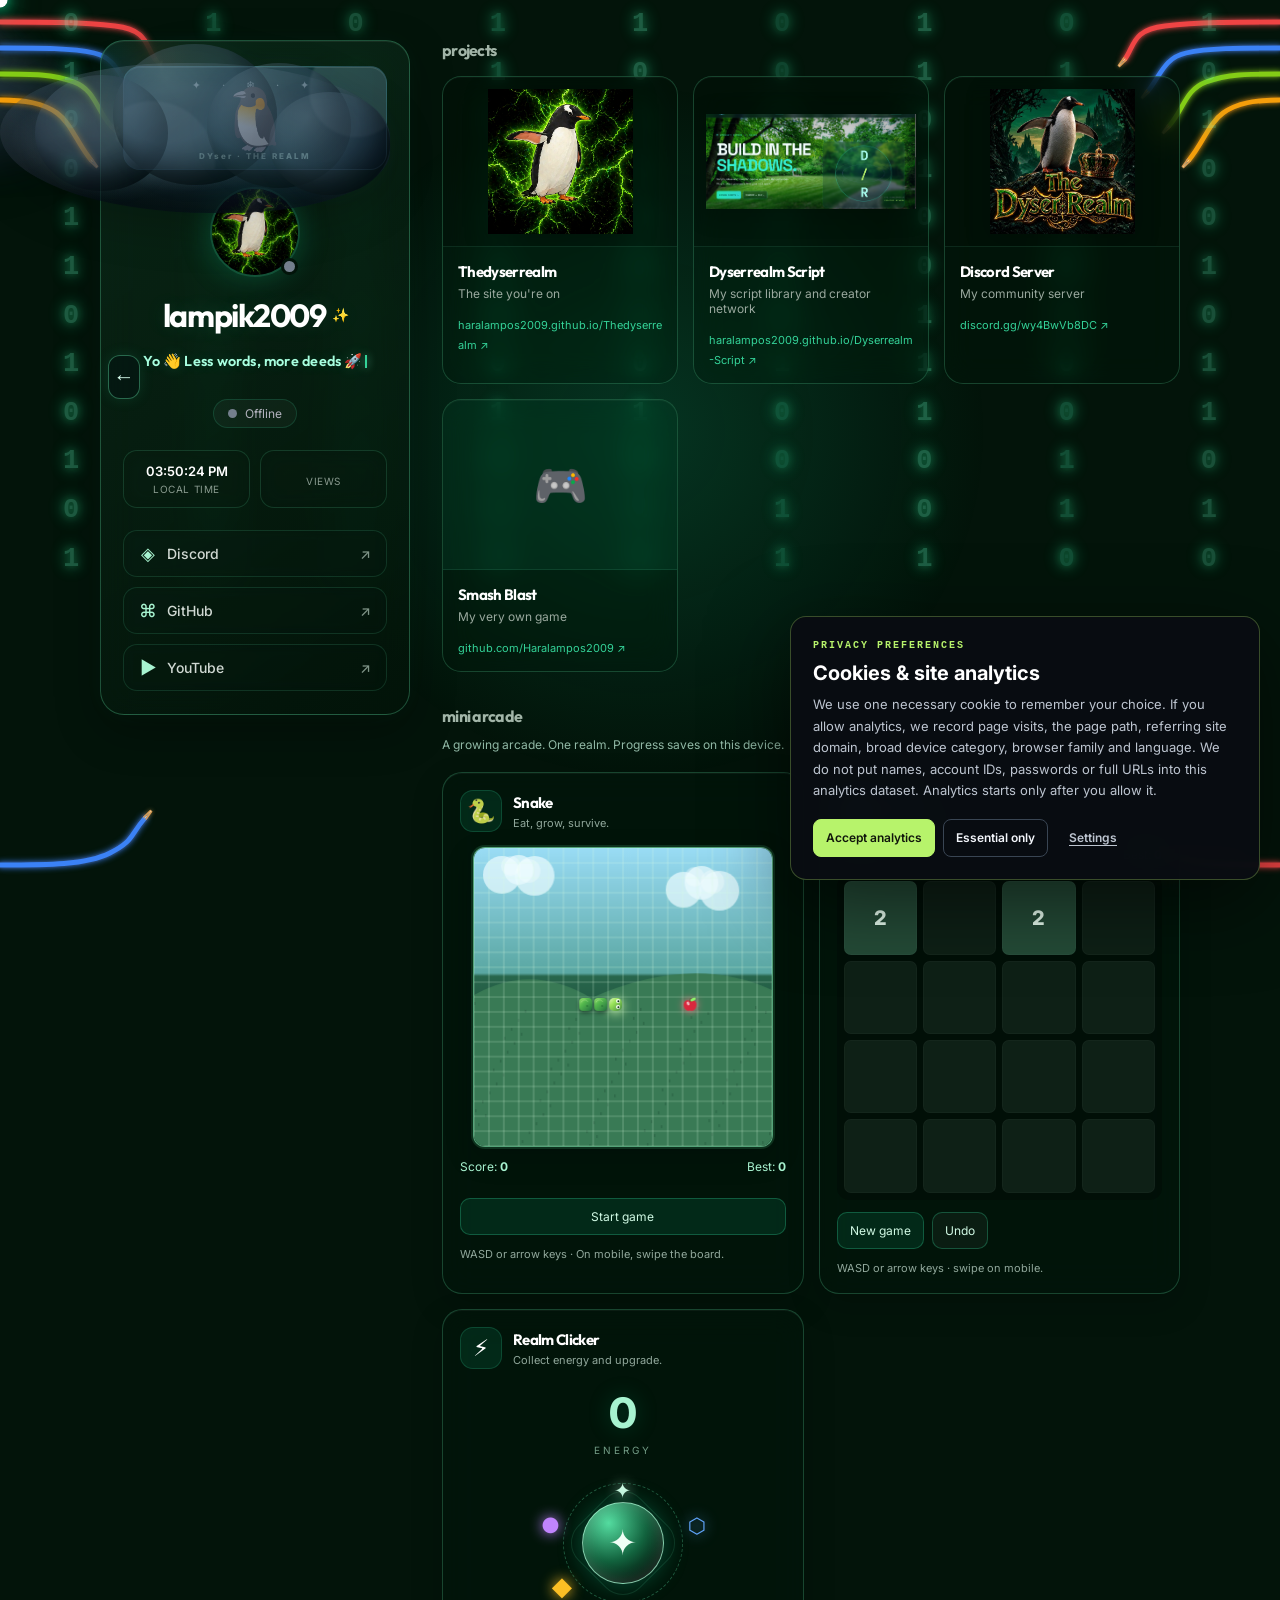
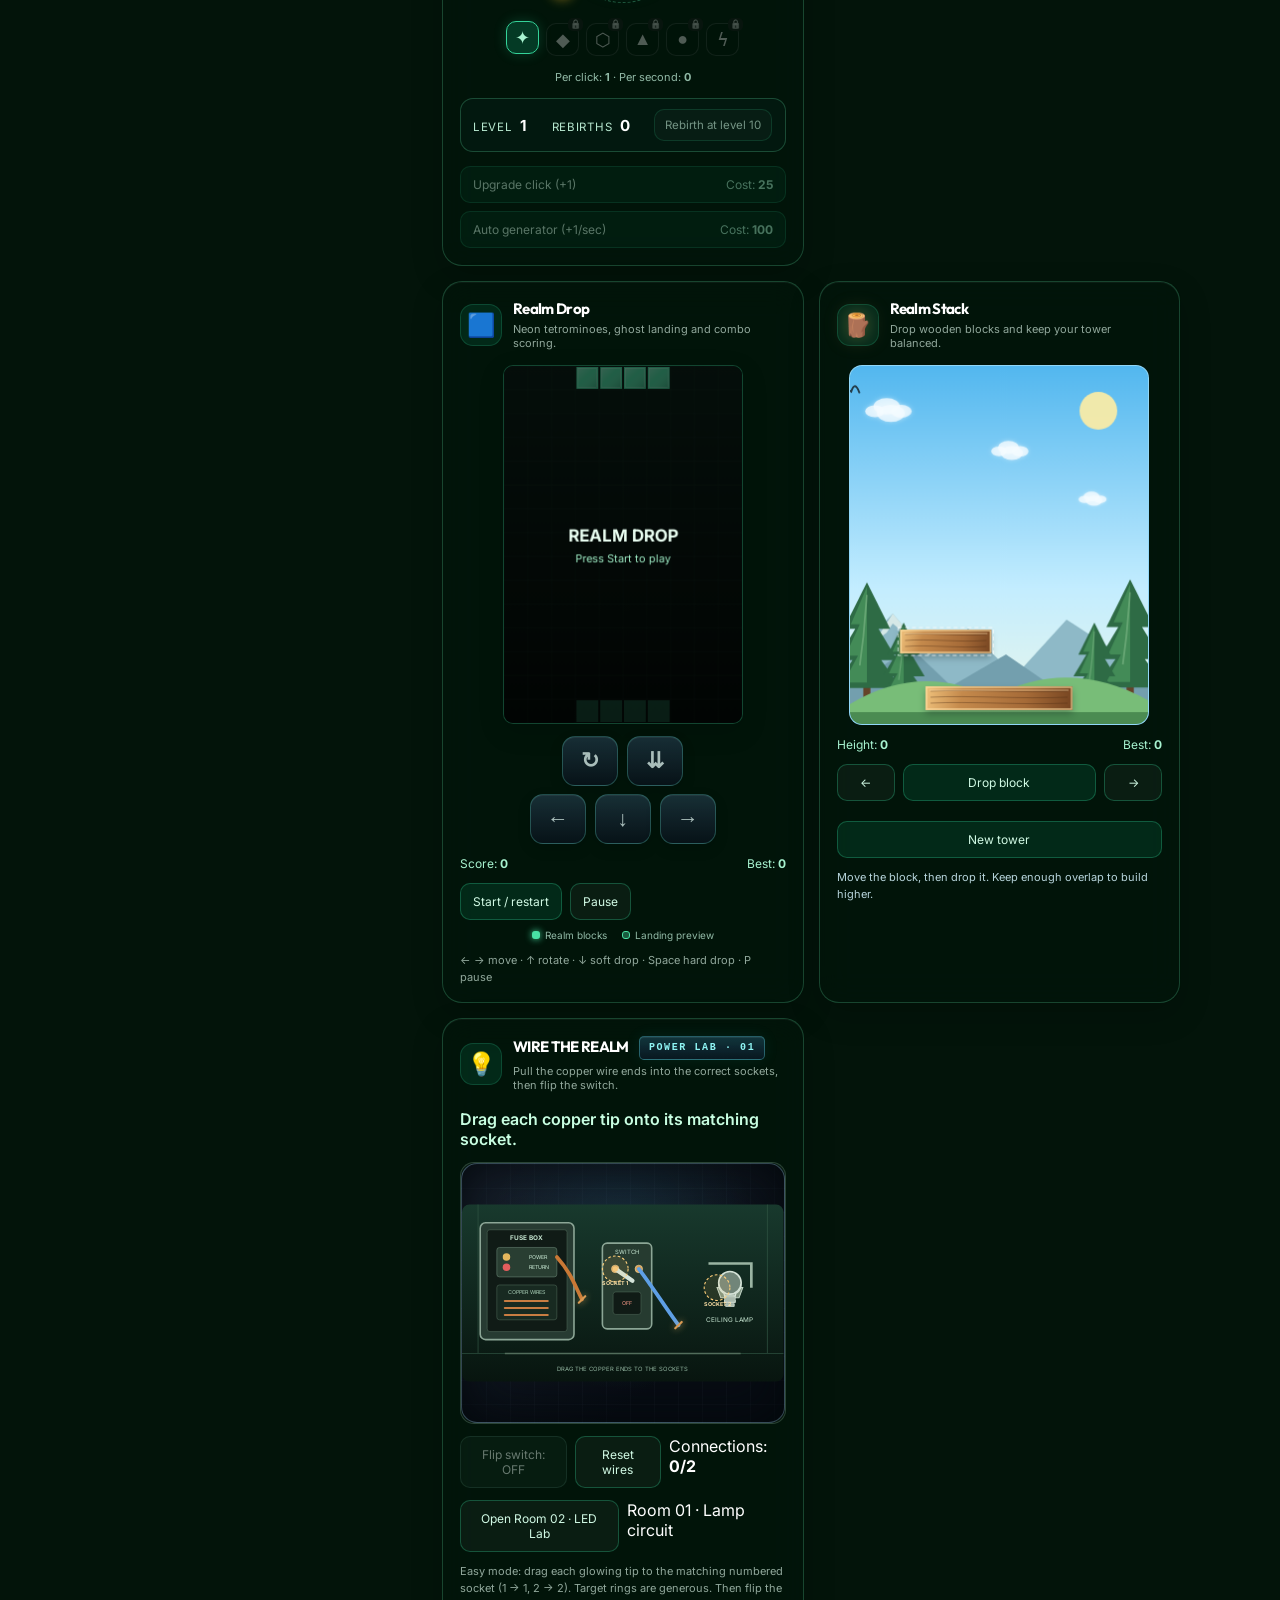
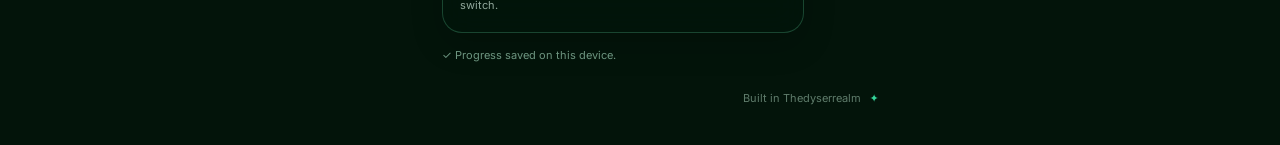
<file: index.html>
<!DOCTYPE html>
<html lang="en">
<head>
  <meta charset="UTF-8">
  <meta name="viewport" content="width=device-width, initial-scale=1">
  <meta name="theme-color" content="#03140a">
  <title>Thedyserrealm</title>
  <link rel="icon" type="image/png" href="favicon.png">
  <link rel="preconnect" href="https://fonts.googleapis.com">
  <link rel="preconnect" href="https://fonts.gstatic.com" crossorigin>
  <link href="https://fonts.googleapis.com/css2?family=Inter:wght@400;500;600;700&family=Outfit:wght@400;500;600;700;800&family=Space+Grotesk:wght@500;600;700&display=swap" rel="stylesheet">
  <link rel="stylesheet" href="style.css">
<script src="analytics.js?v=20261020-consent1" defer></script></head>
<body>
  <div class="cloud cloud-one"></div><div class="cloud cloud-two"></div><div class="cloud cloud-three"></div><div class="cloud cloud-four" aria-hidden="true"></div><div class="cloud cloud-five" aria-hidden="true"></div>
  <svg id="wires-canvas" aria-hidden="true"></svg>
  <div class="binary-rain-container" aria-hidden="true">
    <div class="binary-col fall-down">0<br>1<br>0<br>0<br>1<br>1<br>0<br>1<br>0<br>1<br>0<br>1</div>
    <div class="binary-col fall-up">1<br>0<br>0<br>1<br>1<br>0<br>1<br>0<br>1<br>1<br>0<br>1</div>
    <div class="binary-col fall-down">0<br>1<br>1<br>0<br>0<br>1<br>0<br>1<br>1<br>0<br>1<br>0</div>
    <div class="binary-col fall-up">1<br>1<br>0<br>1<br>0<br>1<br>0<br>0<br>1<br>0<br>1<br>1</div>
    <div class="binary-col fall-up">1<br>0<br>1<br>1<br>0<br>0<br>1<br>0<br>1<br>0<br>1<br>0</div>
    <div class="binary-col fall-down">0<br>0<br>1<br>0<br>1<br>1<br>0<br>1<br>0<br>0<br>1<br>1</div>
    <div class="binary-col fall-up">1<br>1<br>0<br>1<br>0<br>0<br>1<br>1<br>1<br>0<br>0<br>1</div>
    <div class="binary-col fall-down">0<br>1<br>0<br>1<br>1<br>0<br>1<br>0<br>0<br>1<br>1<br>0</div>
    <div class="binary-col fall-up">1<br>0<br>1<br>0<br>0<br>1<br>0<br>1<br>1<br>0<br>1<br>0</div>
  </div>
  <div class="cursor-main" id="cursor" aria-hidden="true"></div>
  <svg id="lightning-canvas" aria-hidden="true"></svg>

  <div class="site-container" id="siteContainer">
    <aside class="profile-sidebar">
      <div class="profile-deck">
      <div class="profile-card deck-primary" id="tiltCard">
        <div class="profile-face profile-front">
        <div class="penguin-banner" aria-label="Penguin profile banner"><span class="penguin-snow">✦ · ❄ · ✦</span><span class="profile-penguin" aria-hidden="true">🐧</span><span class="penguin-caption">DYser · THE REALM</span></div>
        <button type="button" class="profile-flip-arrow flip-to-back" aria-label="Flip profile card to more information" title="More about me">←</button>
        <div class="avatar-container">
          <img id="discord-avatar" src="favicon.png" alt="lampik2009 avatar" class="avatar-img">
          <span id="discord-status" class="status-indicator status-offline"></span>
        </div>
        <h1 class="profile-name">lampik2009 <span class="sparkle">✨</span></h1>
        <p class="profile-bio"><span id="typed-text"></span><span class="typing-cursor"></span></p>
        <div class="status-pill"><span class="status-dot-icon status-offline" id="status-dot"></span><span id="status-text">Offline</span></div>
        <div class="stats-grid">
          <div class="stat-box"><div id="local-time" class="stat-value">--:--:--</div><div class="stat-label">LOCAL TIME</div></div>
          <div class="stat-box">
            <div id="views-count" class="stat-value">
              <script>
                var sc_project=13359308;
                var sc_invisible=0;
                var sc_security="baef770d";
                var scJsHost="https://";
                document.write("<sc"+"ript type='text/javascript' src='"+scJsHost+"statcounter.com/counter/counter.js'></"+"script>");
              </script>
              <noscript><div class="statcounter"><a title="Web Analytics" href="https://statcounter.com/" target="_blank" rel="noopener noreferrer"><img src="https://c.statcounter.com/13359308/0/baef770d/0/" alt="Web Analytics" referrerpolicy="no-referrer-when-downgrade"></a></div></noscript>
            </div>
            <div class="stat-label">VIEWS</div>
          </div>
        </div>
        <div class="social-links">
          <a href="https://discord.com/users/1142187822250471535" target="_blank" rel="noopener noreferrer" class="social-btn"><span class="btn-left"><span class="social-emoji">◈</span><span>Discord</span></span><span class="arrow">↗</span></a>
          <a href="https://github.com/Haralampos2009" target="_blank" rel="noopener noreferrer" class="social-btn"><span class="btn-left"><span class="social-emoji">⌘</span><span>GitHub</span></span><span class="arrow">↗</span></a>
          <a href="https://www.youtube.com/@Dyser_l" target="_blank" rel="noopener noreferrer" class="social-btn"><span class="btn-left"><span class="social-emoji">▶</span><span>YouTube</span></span><span class="arrow">↗</span></a>
        </div>
        </div>
        <div class="profile-face profile-back" aria-label="More about me">
          <button type="button" class="profile-flip-arrow flip-to-front" aria-label="Flip profile card back" title="Back to links">→</button>
          <div class="back-penguin" aria-hidden="true">🐧</div>
          <p class="back-eyebrow">BEHIND THE REALM</p>
          <h2 class="back-title">Hey, I'm Dyser!</h2>
          <p class="back-copy">I build Thedyserrealm, experiment with web design, and make little browser games and creative projects.</p>
          <div class="about-facts">
            <div><span>✦</span><section><b>Creator</b><small>Thedyserrealm website</small></section></div>
            <div><span>🎮</span><section><b>Game maker</b><small>Realm Clicker, Realm Drop, Snake and more</small></section></div>
            <div><span>⚡</span><section><b>Always learning</b><small>Trying new ideas and improving the site</small></section></div>
          </div>
          <p class="back-social-label">FIND ME ONLINE</p>
          <div class="back-links">
            <a href="https://discord.com/users/1142187822250471535" target="_blank" rel="noopener noreferrer">Discord ↗</a>
            <a href="https://www.youtube.com/@Dyser_l" target="_blank" rel="noopener noreferrer">YouTube ↗</a>
            <a href="https://github.com/Haralampos2009" target="_blank" rel="noopener noreferrer">GitHub ↗</a>
          </div>
          <p class="back-note">Thanks for visiting my little corner of the internet 💚</p>
        </div>
      </div>

    </aside>

    <main class="main-content">
      <section class="content-section">
        <h2 class="section-title">projects</h2>
        <div class="projects-grid">
          <a href="https://haralampos2009.github.io/Thedyserrealm/" target="_blank" rel="noopener noreferrer" class="project-card">
            <div class="project-img-box"><img src="website-banner.png" alt="Thedyserrealm website preview" class="project-banner-img" loading="lazy" onerror="this.style.display='none';this.nextElementSibling.style.display='grid'"><span class="image-fallback" style="display:none">🌐</span></div>
            <div class="project-info"><h3>Thedyserrealm</h3><p>The site you're on</p><span class="project-link">haralampos2009.github.io/Thedyserrealm ↗</span></div>
          </a>
          <a href="https://haralampos2009.github.io/Dyserrealm-Script/" target="_blank" rel="noopener noreferrer" class="project-card">
            <div class="project-img-box"><img src="https://raw.githubusercontent.com/Haralampos2009/Thedyserrealm/main/image.png?v=20261020-penguinproject2" alt="Dyserrealm Script project preview" class="project-banner-img" loading="lazy" onerror="if(!this.dataset.localFallback){this.dataset.localFallback='1';this.src='image.png?v=20261020-penguinproject2';return;}this.style.display='none';this.nextElementSibling.style.display='grid'"><span class="image-fallback" style="display:none">🐧</span></div>
            <div class="project-info"><h3>Dyserrealm Script</h3><p>My script library and creator network</p><span class="project-link">haralampos2009.github.io/Dyserrealm-Script ↗</span></div>
          </a>
          <a href="https://discord.gg/wy4BwVb8DC" target="_blank" rel="noopener noreferrer" class="project-card">
            <div class="project-img-box"><img src="discord-banner.jpg" alt="Discord server preview" class="project-banner-img" loading="lazy" onerror="this.style.display='none';this.nextElementSibling.style.display='grid'"><span class="image-fallback" style="display:none">💬</span></div>
            <div class="project-info"><h3>Discord Server</h3><p>My community server</p><span class="project-link">discord.gg/wy4BwVb8DC ↗</span></div>
          </a>
          <a href="https://github.com/Haralampos2009" target="_blank" rel="noopener noreferrer" class="project-card">
            <div class="project-img-box emoji-box"><span class="proj-emoji">🎮</span></div>
            <div class="project-info"><h3>Smash Blast</h3><p>My very own game</p><span class="project-link">github.com/Haralampos2009 ↗</span></div>
          </a>
        </div>
      </section>

      

<section class="content-section arcade-section" id="arcade">
        <h2 class="section-title">mini arcade</h2>
        <p class="arcade-subtitle">A growing arcade. One realm. Progress saves on this device.</p>
        <div class="arcade-grid">
          <article class="game-card">
            <div class="game-heading"><span class="game-icon">🐍</span><div><h3>Snake</h3><p>Eat, grow, survive.</p></div></div>
            <canvas id="snake-board" width="300" height="300" aria-label="Snake game board"></canvas>
            <div class="game-stats"><span>Score: <strong id="snake-score">0</strong></span><span>Best: <strong id="snake-best">0</strong></span></div>
            <button class="game-btn full-btn" id="snake-start">Start game</button>
            <p class="game-hint">WASD or arrow keys · On mobile, swipe the board.</p>
          </article>

          <article class="game-card">
            <div class="game-heading"><span class="game-icon">🔢</span><div><h3>2048</h3><p>Merge tiles to reach 2048.</p></div></div>
            <div class="game-2048-stats"><span>Score: <strong id="s2048-score">0</strong></span><span>Best: <strong id="s2048-best">0</strong></span></div>
            <div id="board-2048" class="board-2048" tabindex="0" role="group" aria-label="2048 board"></div>
            <div class="game-controls"><button class="game-btn" id="s2048-new">New game</button><button class="game-btn secondary" id="s2048-undo">Undo</button></div>
            <p class="game-hint">WASD or arrow keys · swipe on mobile.</p>
          </article>

          <article class="game-card clicker-card">
            <div class="game-heading"><span class="game-icon">⚡</span><div><h3>Realm Clicker</h3><p>Collect energy and upgrade.</p></div></div>
            <div class="clicker-energy"><span id="clicker-energy">0</span><small>ENERGY</small></div>
            <div class="clicker-stage" id="clicker-stage">
              <span class="orbit-shape orbit-a">✦</span><span class="orbit-shape orbit-b">⬡</span><span class="orbit-shape orbit-c">◆</span><span class="orbit-shape orbit-d">●</span>
              <button class="clicker-core shape-star" id="clicker-tap" aria-label="Collect energy"><span id="clicker-core-symbol">✦</span></button>
            </div>
            <div class="shape-picker" aria-label="Choose energy core shape">
              <button type="button" class="shape-choice selected" data-required-prestige="0" data-shape="star" data-symbol="✦" aria-label="Star shape">✦</button>
              <button type="button" class="shape-choice" data-required-prestige="1" data-shape="diamond" data-symbol="◆" aria-label="Diamond shape">◆</button>
              <button type="button" class="shape-choice" data-required-prestige="2" data-shape="hex" data-symbol="⬡" aria-label="Hexagon shape">⬡</button>
              <button type="button" class="shape-choice" data-required-prestige="3" data-shape="triangle" data-symbol="▲" aria-label="Triangle shape">▲</button>
              <button type="button" class="shape-choice" data-required-prestige="4" data-shape="circle" data-symbol="●" aria-label="Circle shape">●</button>
              <button type="button" class="shape-choice" data-required-prestige="5" data-shape="bolt" data-symbol="ϟ" aria-label="Lightning shape">ϟ</button>
            </div>
            <p class="clicker-power">Per click: <strong id="clicker-power">1</strong> · Per second: <strong id="clicker-auto">0</strong></p>
            <div class="clicker-progression"><span>LEVEL <strong id="clicker-level">1</strong></span><span>REBIRTHS <strong id="clicker-prestige-count">0</strong></span><button class="game-btn secondary" id="clicker-prestige" type="button" disabled>Rebirth at level 10</button></div>
            <div class="upgrade-list">
              <button class="game-btn upgrade-btn" id="clicker-upgrade"><span>Upgrade click (+1)</span><span>Cost: <b id="clicker-cost">25</b></span></button>
              <button class="game-btn upgrade-btn" id="clicker-auto-buy"><span>Auto generator (+1/sec)</span><span>Cost: <b id="clicker-auto-cost">100</b></span></button>
            </div>
          </article>
        </div>
        <div class="arcade-grid extra-games">
          <article class="game-card drop-card">
            <div class="game-heading"><span class="game-icon">🟦</span><div><h3>Realm Drop</h3><p>Neon tetrominoes, ghost landing and combo scoring.</p></div></div>
            <canvas id="drop-board" width="240" height="360" aria-label="Falling block game"></canvas>
<div class="realm-drop-touch-controls" id="realm-drop-touch-controls" aria-label="Realm Drop touch controls">
  <div class="drop-touch-row">
    <button type="button" data-drop-action="rotate" aria-label="Rotate piece">↻</button>
    <button type="button" data-drop-action="drop" aria-label="Hard drop">⇊</button>
  </div>
  <div class="drop-touch-row">
    <button type="button" data-drop-action="left" aria-label="Move left">←</button>
    <button type="button" data-drop-action="down" aria-label="Move down">↓</button>
    <button type="button" data-drop-action="right" aria-label="Move right">→</button>
  </div>
</div>

            <div class="game-stats"><span>Score: <strong id="drop-score">0</strong></span><span>Best: <strong id="drop-best">0</strong></span></div>
            <div class="game-controls"><button class="game-btn" id="drop-start">Start / restart</button><button class="game-btn secondary" id="drop-pause">Pause</button></div>
            <div class="drop-legend"><span><i class="legend-dot legend-mint"></i>Realm blocks</span><span><i class="legend-dot legend-ghost"></i>Landing preview</span></div>
            <p class="game-hint">← → move · ↑ rotate · ↓ soft drop · Space hard drop · P pause</p>
          </article>
          <article class="game-card stack-card">
            <div class="game-heading"><span class="game-icon">🪵</span><div><h3>Realm Stack</h3><p>Drop wooden blocks and keep your tower balanced.</p></div></div>
            <canvas id="realm-stack-board" width="300" height="360" tabindex="0" aria-label="Realm Stack wooden block tower game"></canvas>
            <div class="game-stats"><span>Height: <strong id="realm-stack-score">0</strong></span><span>Best: <strong id="realm-stack-best">0</strong></span></div>
            <div class="stack-controls"><button type="button" class="game-btn secondary" data-stack-action="left" aria-label="Move block left">←</button><button type="button" class="game-btn" id="realm-stack-drop">Drop block</button><button type="button" class="game-btn secondary" data-stack-action="right" aria-label="Move block right">→</button></div>
            <button type="button" class="game-btn full-btn" id="realm-stack-restart">New tower</button>
            <p class="game-hint">Move the block, then drop it. Keep enough overlap to build higher.</p>
          </article>
          <article class="game-card wire-puzzle-card">
            <div class="game-heading"><span class="game-icon">💡</span><div><h3>WIRE THE REALM <span class="wire-level-tag">POWER LAB · 01</span></h3><p>Pull the copper wire ends into the correct sockets, then flip the switch.</p></div></div>
            <div class="wire-puzzle-status" id="wire-status" aria-live="polite">Drag each loose copper tip to its matching socket.</div>
            <div class="wire-room">
              <svg id="wire-room-svg" viewBox="0 0 600 330" role="img" aria-label="Electrical room with fuse box, wires, switch and lamp">
                <defs>
                  <linearGradient id="wallGlow" x1="0" y1="0" x2="0" y2="1"><stop offset="0" stop-color="#18392d"/><stop offset="1" stop-color="#08150f"/></linearGradient>
                  <linearGradient id="copper" x1="0" y1="0" x2="1" y2="1"><stop stop-color="#ffe0a1"/><stop offset=".45" stop-color="#c97835"/><stop offset="1" stop-color="#7b3d1b"/></linearGradient>
                  <radialGradient id="lampGlow"><stop stop-color="#fff5b0" stop-opacity=".9"/><stop offset="1" stop-color="#ffe66d" stop-opacity="0"/></radialGradient>
                </defs>
                <rect width="600" height="330" rx="14" fill="url(#wallGlow)"/>
                <path d="M0 278H600M30 0V278M570 0V278" stroke="#315644" stroke-width="2" opacity=".65"/>
                <rect x="34" y="34" width="175" height="218" rx="10" fill="#273b32" stroke="#8ca696" stroke-width="3"/>
                <rect x="47" y="47" width="149" height="190" rx="5" fill="#101b16" stroke="#536e5d"/>
                <text x="121" y="67" fill="#c7e7d2" font-size="12" text-anchor="middle" font-weight="bold">FUSE BOX</text>
                <rect x="65" y="80" width="112" height="55" rx="5" fill="#293e32" stroke="#6d8c78"/>
                <circle cx="83" cy="98" r="7" fill="#e4b65c"/><circle cx="83" cy="117" r="7" fill="#e45d5d"/>
                <text x="125" y="102" fill="#c7e7d2" font-size="10">POWER</text><text x="125" y="120" fill="#c7e7d2" font-size="10">RETURN</text>
                <rect x="65" y="150" width="112" height="65" rx="5" fill="#182a21" stroke="#526b5a"/>
                <text x="121" y="166" fill="#a6cbb4" font-size="10" text-anchor="middle">COPPER WIRES</text>
                <path d="M80 180h80M80 193h80M80 206h80" stroke="#c97d42" stroke-width="4" stroke-linecap="round"/>
                <rect x="262" y="72" width="92" height="160" rx="9" fill="#263b30" stroke="#8ca696" stroke-width="3"/>
                <text x="308" y="92" fill="#c7e7d2" font-size="11" text-anchor="middle">SWITCH</text>
                <circle cx="286" cy="120" r="7" fill="#d6a15a" stroke="#ffe0a1"/><circle cx="330" cy="120" r="7" fill="#d6a15a" stroke="#ffe0a1"/>
                <path id="switch-lever" d="M286 120L318 142" stroke="#d5e3d9" stroke-width="8" stroke-linecap="round"/>
                <circle cx="286" cy="120" r="5" fill="#f4c77c"/>
                <rect x="282" y="163" width="52" height="42" rx="5" fill="#101b16" stroke="#526b5a"/>
                <text id="switch-label" x="308" y="188" fill="#ff9d8b" font-size="10" text-anchor="middle">OFF</text>
                <path d="M460 110h80v45" stroke="#9ab4a2" stroke-width="5" fill="none"/>
                <path d="M476 155h48l-7 19h-34z" fill="#7d927f" stroke="#c1d3c6" stroke-width="2"/>
                <path id="lamp-bulb" d="M489 166 C478 159 477 146 483 136 C490 124 510 124 517 136 C523 146 522 159 511 166 L509 174 L491 174 Z" fill="#9fb0a3" stroke="#d4e2d7" stroke-width="2.5"/>
                <ellipse id="lamp-halo" cx="500" cy="155" rx="74" ry="72" fill="url(#lampGlow)" opacity="0"/>
                <circle id="lamp-light" cx="500" cy="146" r="21" fill="#718579" stroke="#d4e2d7" stroke-width="3"/><path d="M492 169h16v7h-16zM490 178h20v5h-20zM492 185h16v5h-16z" fill="#a8b8ac" stroke="#d4e2d7" stroke-width="1.5"/>
                <path d="M490 172h20v10h-20z" fill="#a8b8ac" stroke="#d4e2d7"/>
                <text x="500" y="220" fill="#c7e7d2" font-size="12" text-anchor="middle">CEILING LAMP</text>
                <path d="M80 278h440" stroke="#526d5b" stroke-width="3"/>
                <text x="300" y="310" fill="#92b5a0" font-size="11" text-anchor="middle">DRAG THE COPPER ENDS TO THE SOCKETS</text>
                <path id="wire-a" d="M177 98 C205 130 210 150 224 177" fill="none" stroke="#c97835" stroke-width="7" stroke-linecap="round"/>
                <path id="wire-b" d="M330 120 C360 160 385 200 404 225" fill="none" stroke="#5e9fe6" stroke-width="7" stroke-linecap="round"/>
                <path id="wire-a-tip" d="M218 183l12-12" stroke="#d99a53" stroke-width="4" stroke-linecap="round" tabindex="0" role="button" aria-label="Drag exposed copper wire end to switch socket"/>
                <path id="wire-b-tip" d="M398 231l12-12" stroke="#d99a53" stroke-width="4" stroke-linecap="round" tabindex="0" role="button" aria-label="Drag exposed copper wire end to lamp socket"/>
                <circle cx="286" cy="120" r="24" fill="rgba(255,196,99,.10)" stroke="#ffcf7a" stroke-width="2" stroke-dasharray="5 4"/><text x="286" y="151" fill="#ffe2a7" font-size="10" text-anchor="middle" font-weight="bold">SOCKET 1</text><circle cx="476" cy="155" r="24" fill="rgba(255,196,99,.10)" stroke="#ffcf7a" stroke-width="2" stroke-dasharray="5 4"/><text x="476" y="190" fill="#ffe2a7" font-size="10" text-anchor="middle" font-weight="bold">SOCKET 2</text>
                <rect id="switch-hit" x="268" y="100" width="66" height="62" rx="8" fill="transparent" style="cursor:pointer"/>
              </svg>
            </div>
            <div class="game-controls"><button class="game-btn" id="wire-switch">Flip switch: OFF</button><button class="game-btn secondary" id="wire-reset">Reset wires</button><span class="wire-moves">Connections: <strong id="wire-moves">0/2</strong></span></div>
            <div class="game-controls"><button class="game-btn secondary" id="wire-room-toggle">Open Room 02 · LED Lab</button><span class="wire-moves" id="wire-room-label">Room 01 · Lamp circuit</span></div>
            <section id="wire-room-two" class="wire-room wire-room-two" hidden>
              <div class="wire-puzzle-status" id="wire-two-status" aria-live="polite">Connect red to + and blue to − on each LED. Match the colors to light both diodes.</div>
              <svg id="wire-room-two-svg" viewBox="0 0 600 330" role="img" aria-label="Second electrical room with two LEDs and four matching wire sockets">
                <defs><linearGradient id="ledWall" x1="0" y1="0" x2="0" y2="1"><stop stop-color="#18392d"/><stop offset="1" stop-color="#08150f"/></linearGradient><radialGradient id="ledRedGlow"><stop stop-color="#ff5656" stop-opacity=".85"/><stop offset="1" stop-color="#ff3030" stop-opacity="0"/></radialGradient><radialGradient id="ledBlueGlow"><stop stop-color="#4db8ff" stop-opacity=".85"/><stop offset="1" stop-color="#168aff" stop-opacity="0"/></radialGradient></defs>
                <rect width="600" height="330" rx="14" fill="url(#ledWall)"/><path d="M0 278H600M30 0V278M570 0V278" stroke="#315644" stroke-width="2" opacity=".65"/>
                <rect x="30" y="30" width="540" height="222" rx="12" fill="#15271e" stroke="#71917b" stroke-width="2"/>
                <text x="300" y="55" fill="#d6f5df" font-size="14" text-anchor="middle" font-weight="bold">LED TEST PANEL · ROOM 02</text>
                <rect x="55" y="76" width="220" height="145" rx="10" fill="#0a1710" stroke="#456b51" stroke-width="2"/><rect x="325" y="76" width="220" height="145" rx="10" fill="#0a1710" stroke="#456b51" stroke-width="2"/>
                <text x="165" y="98" fill="#d6f5df" font-size="12" text-anchor="middle">RED DIODE · LED 1</text><text x="435" y="98" fill="#d6f5df" font-size="12" text-anchor="middle">BLUE DIODE · LED 2</text>
                <defs><linearGradient id="ledBodyRed" x1="0" y1="0" x2="1" y2="0"><stop stop-color="#5b151b"/><stop offset=".45" stop-color="#ef5b63"/><stop offset="1" stop-color="#741a22"/></linearGradient><linearGradient id="ledBodyBlue" x1="0" y1="0" x2="1" y2="0"><stop stop-color="#123e64"/><stop offset=".45" stop-color="#65c7ff"/><stop offset="1" stop-color="#174b79"/></linearGradient><linearGradient id="ledMetal" x1="0" y1="0" x2="0" y2="1"><stop stop-color="#e0e7df"/><stop offset=".5" stop-color="#7f8e84"/><stop offset="1" stop-color="#c1cbc3"/></linearGradient></defs>
                <ellipse id="led1-halo" cx="165" cy="139" rx="32" ry="25" fill="url(#ledRedGlow)" opacity="0"/>
                <path d="M160 151l-4 28m14-28 4 28" stroke="url(#ledMetal)" stroke-width="3.5" stroke-linecap="round"/><path d="M156 179h-10v8m24-8h10v8" fill="none" stroke="#d99a53" stroke-width="2.5" stroke-linecap="round"/>
                <rect id="led1-light" x="153" y="111" width="24" height="43" rx="8" fill="url(#ledBodyRed)" stroke="#ff9c9c" stroke-width="1.5"/><path d="M157 118v21" stroke="#ffd5d5" stroke-width="2" stroke-linecap="round" opacity=".65"/><ellipse cx="165" cy="116" rx="7" ry="3" fill="#ffc3c3" opacity=".6"/>
                <ellipse id="led2-halo" cx="435" cy="139" rx="32" ry="25" fill="url(#ledBlueGlow)" opacity="0"/>
                <path d="M430 151l-4 28m14-28 4 28" stroke="url(#ledMetal)" stroke-width="3.5" stroke-linecap="round"/><path d="M426 179h-10v8m24-8h10v8" fill="none" stroke="#d99a53" stroke-width="2.5" stroke-linecap="round"/>
                <rect id="led2-light" x="423" y="111" width="24" height="43" rx="8" fill="url(#ledBodyBlue)" stroke="#9edfff" stroke-width="1.5"/><path d="M427 118v21" stroke="#e1f5ff" stroke-width="2" stroke-linecap="round" opacity=".7"/><ellipse cx="435" cy="116" rx="7" ry="3" fill="#d4f1ff" opacity=".6"/>
                <rect x="70" y="184" width="190" height="22" rx="3" fill="#8b9991" stroke="#d0d9d3" stroke-width="2"/><path d="M80 190h170M80 197h170" stroke="#65766c" stroke-width="2"/><rect x="340" y="184" width="190" height="22" rx="3" fill="#8b9991" stroke="#d0d9d3" stroke-width="2"/><path d="M350 190h170M350 197h170" stroke="#65766c" stroke-width="2"/>
                <text x="165" y="218" fill="#ffb0b0" font-size="10" text-anchor="middle">LED 1</text><text x="435" y="218" fill="#a9ddff" font-size="10" text-anchor="middle">LED 2</text>
                <path id="led-wire-red" d="M85 286 Q95 250 145 195" fill="none" stroke="#e75c5c" stroke-width="6" stroke-linecap="round"/><path id="led-red-tip" d="M80 291l10-10" stroke="#d9a16a" stroke-width="3" stroke-linecap="round" tabindex="0" role="button" aria-label="Drag red wire end"/>
                <path id="led-wire-black" d="M185 286 Q195 250 185 195" fill="none" stroke="#222a28" stroke-width="6" stroke-linecap="round"/><path id="led-black-tip" d="M180 291l10-10" stroke="#d9a16a" stroke-width="3" stroke-linecap="round" tabindex="0" role="button" aria-label="Drag black wire end"/>
                <path id="led-wire-blue" d="M415 286 Q405 250 425 195" fill="none" stroke="#55a9ef" stroke-width="6" stroke-linecap="round"/><path id="led-blue-tip" d="M410 291l10-10" stroke="#d9a16a" stroke-width="3" stroke-linecap="round" tabindex="0" role="button" aria-label="Drag blue wire end"/>
                <path id="led-wire-black2" d="M515 286 Q505 250 445 195" fill="none" stroke="#222a28" stroke-width="6" stroke-linecap="round"/><path id="led-black2-tip" d="M510 291l10-10" stroke="#d9a16a" stroke-width="3" stroke-linecap="round" tabindex="0" role="button" aria-label="Drag black wire end"/>
                <text x="300" y="310" fill="#92b5a0" font-size="11" text-anchor="middle">CONNECT THE LOOSE WIRES TO COMPLETE THE CIRCUIT</text>
              </svg>
              <div class="game-controls"><button class="game-btn secondary" id="wire-two-reset">Reset Room 02</button><span class="wire-moves">LEDs lit: <strong id="wire-two-count">0/2</strong></span></div>
            </section>
            <p class="game-hint">Easy mode: drag each glowing tip to the matching numbered socket (1 → 1, 2 → 2). Target rings are generous. Then flip the switch.</p>
          </article>
        </div>
        <p class="save-note" id="arcade-save-status" aria-live="polite">Progress saves automatically on this device.</p>
      </section>
      <footer class="site-footer">Built in Thedyserrealm <span>✦</span></footer>
    </main>
  </div>

<script>
(() => {
  "use strict";
  const $ = id => document.getElementById(id);
  const SAVE_KEY = "thedyserrealm_arcade_v1";
  let saveData = {};
  try { saveData = JSON.parse(localStorage.getItem(SAVE_KEY)) || {}; } catch (_) {}
  const status = $("arcade-save-status");
  function saveArcade() {
    try {
      localStorage.setItem(SAVE_KEY, JSON.stringify(saveData));
      if (status) status.textContent = "✓ Progress saved on this device.";
    } catch (_) {
      if (status) status.textContent = "Browser storage is unavailable; progress may not save.";
    }
  }

  // Clock and typewriter intro
  function updateTime() { $("local-time").textContent = new Date().toLocaleTimeString([], {hour:"2-digit", minute:"2-digit", second:"2-digit"}); }
  updateTime(); setInterval(updateTime, 1000);
  const introLines = ["Yo 👋 Less words, more deeds 🚀", "⚡ Electrician in training", "🔧 Building cool things · lampik2009"];
  let introLine = 0, introIndex = 0, introDeleting = false;
  (function typeIntro() {
    const target = $("typed-text");
    const line = introLines[introLine];
    if (!introDeleting) {
      target.textContent = line.slice(0, ++introIndex);
      if (introIndex >= line.length) {
        setTimeout(() => { introDeleting = true; typeIntro(); }, 1550);
        return;
      }
      setTimeout(typeIntro, 65);
    } else {
      target.textContent = line.slice(0, --introIndex);
      if (introIndex <= 0) {
        introDeleting = false;
        introLine = (introLine + 1) % introLines.length;
        setTimeout(typeIntro, 280);
        return;
      }
      setTimeout(typeIntro, 34);
    }
  })();

  // Optional live Discord status. The page still works if the service is unavailable.
  async function loadDiscordData() {
    try {
      const res = await fetch("https://api.lanyard.rest/v1/users/1142187822250471535");
      const json = await res.json();
      if (!json.success) return;
      const d = json.data;
      if (d.discord_user && d.discord_user.avatar) {
        $("discord-avatar").src = `https://cdn.discordapp.com/avatars/${d.discord_user.id}/${d.discord_user.avatar}.png?size=256`;
      }
      const state = ["online","idle","dnd"].includes(d.discord_status) ? d.discord_status : "offline";
      $("discord-status").className = "status-indicator status-" + state;
      $("status-dot").className = "status-dot-icon status-" + state;
      $("status-text").textContent = ({online:"Online",idle:"Inactive",dnd:"Do Not Disturb",offline:"Offline"})[state];
    } catch (_) {}
  }
  loadDiscordData(); setInterval(loadDiscordData, 60000);

  // Realistic multi-layer SVG cables and occasional sparks
  const svgNS = "http://www.w3.org/2000/svg";
  const wiresSvg = $("wires-canvas");
  const copperDefs=svgEl("defs",{});
  const copperGrad=svgEl("linearGradient",{id:"realm-copper-tip",x1:"0",y1:"0",x2:"1",y2:"1"});
  [["0%","#ffe7ad"],["42%","#d88a43"],["100%","#8b451f"]].forEach(([offset,color])=>copperGrad.appendChild(svgEl("stop",{offset,"stop-color":color})));
  copperDefs.appendChild(copperGrad); wiresSvg.appendChild(copperDefs);
  let wireTips = [];
  function svgEl(tag, attrs) {
    const el = document.createElementNS(svgNS, tag);
    Object.entries(attrs).forEach(([k,v]) => el.setAttribute(k, v));
    return el;
  }
  function addCable(wire) {
    wiresSvg.appendChild(svgEl("path",{d:wire.d,fill:"none",stroke:"#101a15","stroke-width":"8","stroke-linecap":"round","stroke-linejoin":"round"}));
    wiresSvg.appendChild(svgEl("path",{d:wire.d,fill:"none",stroke:wire.color,"stroke-width":"4.8","stroke-linecap":"round","stroke-linejoin":"round",style:`filter:drop-shadow(0 0 3px ${wire.color})`}));
    // Clean exposed copper tip: no dark ferrule/rectangular collar.
    const dx=wire.tipDx ?? 6, dy=wire.tipDy ?? 6, len=Math.hypot(dx,dy), ux=dx/len, uy=dy/len;
    const ex=wire.x+dx, ey=wire.y+dy;
    wiresSvg.appendChild(svgEl("path",{d:`M${wire.x-uy*1.5} ${wire.y+ux*1.5} L${ex-uy*.8} ${ey+ux*.8} M${wire.x+uy*1.5} ${wire.y-ux*1.5} L${ex+uy*.8} ${ey-ux*.8}`,fill:"none",stroke:"#d99a53","stroke-width":"1.5","stroke-linecap":"round",style:"filter:drop-shadow(0 0 2px rgba(255,190,100,.55))"}));
    wiresSvg.appendChild(svgEl("path",{d:`M${wire.x} ${wire.y} L${ex} ${ey}`,fill:"none",stroke:"#ffe6b5","stroke-width":".7","stroke-linecap":"round"}));
    wireTips.push({x:ex,y:ey,color:wire.color});
  }
  function initWires() {
    const w = innerWidth, h = innerHeight;
    wiresSvg.setAttribute("viewBox",`0 0 ${w} ${h}`);
    wiresSvg.innerHTML = ""; wiresSvg.appendChild(copperDefs); wireTips = [];
    [
      {color:"#ef4444",d:"M 0 22 C 45 22 82 22 115 26 S 145 45 155 59",x:155,y:59,tipDx:6,tipDy:7},
      {color:"#3b82f6",d:"M 0 48 C 42 48 72 48 94 53 S 119 75 132 91",x:132,y:91,tipDx:6,tipDy:7},
      {color:"#84cc16",d:"M 0 74 C 32 74 53 74 74 82 S 96 109 111 126",x:111,y:126,tipDx:6,tipDy:7},
      {color:"#f59e0b",d:"M 0 100 C 25 100 43 103 57 113 S 77 143 91 160",x:91,y:160,tipDx:6,tipDy:7},
      {color:"#ef4444",d:`M ${w} 22 C ${w-45} 22 ${w-82} 22 ${w-115} 26 S ${w-145} 45 ${w-155} 59`,x:w-155,y:59,tipDx:-6,tipDy:7},
      {color:"#3b82f6",d:`M ${w} 48 C ${w-42} 48 ${w-72} 48 ${w-94} 53 S ${w-119} 75 ${w-132} 91`,x:w-132,y:91,tipDx:-6,tipDy:7},
      {color:"#84cc16",d:`M ${w} 74 C ${w-32} 74 ${w-53} 74 ${w-74} 82 S ${w-96} 109 ${w-111} 126`,x:w-111,y:126,tipDx:-6,tipDy:7},
      {color:"#f59e0b",d:`M ${w} 100 C ${w-25} 100 ${w-43} 103 ${w-57} 113 S ${w-77} 143 ${w-91} 160`,x:w-91,y:160,tipDx:-6,tipDy:7},
      {color:"#3b82f6",d:`M 0 ${h-35} C 48 ${h-35} 86 ${h-35} 110 ${h-47} S 130 ${h-65} 145 ${h-82}`,x:145,y:h-82,tipDx:6,tipDy:-7},
      {color:"#ef4444",d:`M ${w} ${h-35} C ${w-48} ${h-35} ${w-86} ${h-35} ${w-110} ${h-47} S ${w-130} ${h-65} ${w-145} ${h-82}`,x:w-145,y:h-82,tipDx:-6,tipDy:-7}
    ].forEach(addCable);
  }
  initWires(); addEventListener("resize",initWires);
  setInterval(() => {
    if (document.hidden || !wireTips.length) return;
    // Spawn several small sparks so the background feels more electrically active.
    const burst = 1 + (Math.random() < 0.7 ? 1 : 0) + (Math.random() < 0.3 ? 1 : 0);
    for (let i = 0; i < burst; i++) {
    const p = wireTips[Math.floor(Math.random()*wireTips.length)];
    const spark = svgEl("g",{});
    // Bright spark core with a short jagged tail; particles travel downward.
    spark.appendChild(svgEl("path",{d:"M0 -7 L-2 -2 L2 0 L-1 4 L1 7",fill:"none",stroke:"#fff4b0","stroke-width":"1.8","stroke-linecap":"round","stroke-linejoin":"round"}));
    spark.appendChild(svgEl("circle",{cx:"0",cy:"0",r:"2.2",fill:"#fff",style:"filter:drop-shadow(0 0 5px #ffb347)"}));
    spark.setAttribute("transform",`translate(${p.x} ${p.y})`);
    wiresSvg.appendChild(spark);
    const dx=(Math.random()-.5)*42, dy=24+Math.random()*48;
    spark.animate([{transform:`translate(${p.x}px,${p.y}px) translate(0px,0px)`,opacity:1},{transform:`translate(${p.x}px,${p.y}px) translate(${dx}px,${dy}px)`,opacity:0}],{duration:650+Math.random()*500,easing:"ease-in"}).onfinish=()=>spark.remove();
    }
  },420);

  // Lightning flashes toward the pointer
  let mouseX=innerWidth/2, mouseY=innerHeight/2;
  document.addEventListener("mousemove",e=>{
    mouseX=e.clientX; mouseY=e.clientY;
    const cursor=$("cursor"); cursor.style.left=mouseX+"px"; cursor.style.top=mouseY+"px";
    if (Math.random() < .32) {
      const trail=document.createElement("span"); trail.className="cursor-trail";
      trail.style.left=mouseX+"px"; trail.style.top=mouseY+"px"; document.body.appendChild(trail);
      setTimeout(()=>trail.remove(),420);
    }
  });
  // Pointer movement only controls the custom cursor; storm lightning is independent of the mouse.

  // Profile card tilt
  const card=$("tiltCard");
  card.addEventListener("mousemove",e=>{
    // Tilt only the front-most main card; never overwrite the deck's slide transforms.
    if(card.classList.contains("is-flipped")||!card.classList.contains("deck-primary"))return;
    if(innerWidth<850) return;
    const r=card.getBoundingClientRect();
    card.style.transform=`rotateX(${((e.clientY-r.top-r.height/2)/(r.height/2))*-5}deg) rotateY(${((e.clientX-r.left-r.width/2)/(r.width/2))*5}deg)`;
  });
  card.addEventListener("mouseleave",()=>{if(!card.classList.contains("is-flipped")&&card.classList.contains("deck-primary"))card.style.transform="rotateX(0) rotateY(0)"});
  document.querySelectorAll(".profile-flip-arrow").forEach(button=>button.addEventListener("click",()=>{
    const flipped=button.classList.contains("flip-to-back");
    card.classList.toggle("is-flipped",flipped);
    const deck=card.closest(".profile-deck");
    if(deck)deck.classList.toggle("main-profile-flipped",flipped);
    card.style.transform=flipped?"rotateY(180deg)":"rotateX(0) rotateY(0)";
  }));

  // Animated two-card Discord profile deck
  // SNAKE — saves best score
  const canvas=$("snake-board"), ctx=canvas.getContext("2d"), CELL=15, GRID=20;
  let snake=[{x:9,y:10},{x:8,y:10},{x:7,y:10}], dir={x:1,y:0}, nextDir={x:1,y:0};
  let food={x:14,y:10}, snakeScore=0, snakeBest=Number(saveData.snakeBest)||0, snakeTimer=null, snakeRunning=false;
  $("snake-best").textContent=snakeBest;
  function randomFood(){let p;do{p={x:Math.floor(Math.random()*GRID),y:Math.floor(Math.random()*GRID)}}while(snake.some(s=>s.x===p.x&&s.y===p.y));return p}
  function drawSnake(){
    const sky=ctx.createLinearGradient(0,0,0,300);sky.addColorStop(0,"#9adcf5");sky.addColorStop(.42,"#5aa7a2");sky.addColorStop(.43,"#28664c");sky.addColorStop(1,"#0b281b");ctx.fillStyle=sky;ctx.fillRect(0,0,300,300);
    ctx.save();ctx.globalAlpha=.72;ctx.fillStyle="#e9fbff";[[28,27,19],[45,22,15],[61,28,20],[211,42,18],[229,35,17],[247,43,20]].forEach(([x,y,r])=>{ctx.beginPath();ctx.arc(x,y,r,0,Math.PI*2);ctx.fill()});ctx.globalAlpha=.35;ctx.fillStyle="#f9ffff";[[37,18,10],[55,23,12],[222,29,10],[240,34,12]].forEach(([x,y,r])=>{ctx.beginPath();ctx.arc(x,y,r,0,Math.PI*2);ctx.fill()});ctx.restore();
    ctx.fillStyle="#397a55";ctx.beginPath();ctx.moveTo(0,148);ctx.quadraticCurveTo(58,115,118,151);ctx.quadraticCurveTo(220,106,300,143);ctx.lineTo(300,300);ctx.lineTo(0,300);ctx.closePath();ctx.fill();ctx.fillStyle="rgba(7,35,22,.18)";for(let i=0;i<95;i++){const x=(i*47)%300,y=155+((i*31)%145);ctx.fillRect(x,y,1.5,3)}
    ctx.strokeStyle="rgba(220,255,226,.28)";ctx.lineWidth=1.15;for(let i=0;i<=300;i+=CELL){ctx.beginPath();ctx.moveTo(i,0);ctx.lineTo(i,300);ctx.stroke();ctx.beginPath();ctx.moveTo(0,i);ctx.lineTo(300,i);ctx.stroke()}
    ctx.save();ctx.translate(food.x*CELL+7.5,food.y*CELL+7.5);ctx.shadowColor="#fb7185";ctx.shadowBlur=9;ctx.fillStyle="#d9283d";ctx.beginPath();ctx.ellipse(-2,1,4.4,5.4,-.25,0,Math.PI*2);ctx.ellipse(2,1,4.4,5.4,.25,0,Math.PI*2);ctx.fill();ctx.shadowBlur=0;ctx.fillStyle="rgba(255,255,255,.7)";ctx.beginPath();ctx.ellipse(-2,-1,1.3,2,-.4,0,Math.PI*2);ctx.fill();ctx.strokeStyle="#68452c";ctx.lineWidth=1.5;ctx.beginPath();ctx.moveTo(0,-3);ctx.lineTo(1,-6);ctx.stroke();ctx.fillStyle="#8df36b";ctx.beginPath();ctx.ellipse(3,-5,3,1.5,-.45,0,Math.PI*2);ctx.fill();ctx.restore();
    snake.forEach((p,i)=>{const x=p.x*CELL,y=p.y*CELL;ctx.save();ctx.shadowColor=i===0?"#d6ffb0":"rgba(4,25,15,.55)";ctx.shadowBlur=i===0?12:4;ctx.shadowOffsetY=2;const g=ctx.createLinearGradient(x,y,x+CELL,y+CELL);g.addColorStop(0,i===0?"#f1ffd2":"#a8ec75");g.addColorStop(.38,i===0?"#9be45a":"#55b94e");g.addColorStop(1,i===0?"#357b39":"#1b653d");ctx.fillStyle=g;ctx.beginPath();ctx.roundRect(x+1,y+1,13,13,i===0?5:4);ctx.fill();ctx.shadowBlur=0;ctx.shadowOffsetY=0;if(i>0){ctx.strokeStyle="rgba(237,255,193,.38)";ctx.lineWidth=.7;ctx.beginPath();ctx.arc(x+6.5,y+6.5,3.5,Math.PI*1.1,Math.PI*1.85);ctx.stroke();ctx.fillStyle="rgba(8,55,28,.28)";ctx.beginPath();ctx.arc(x+9,y+9,1.1,0,Math.PI*2);ctx.fill()}if(i===0){ctx.fillStyle="#f5fff0";let eyes;if(dir.x===1)eyes=[[x+10,y+4],[x+10,y+10]];else if(dir.x===-1)eyes=[[x+5,y+4],[x+5,y+10]];else if(dir.y===1)eyes=[[x+4,y+10],[x+10,y+10]];else eyes=[[x+4,y+5],[x+10,y+5]];eyes.forEach(([ex,ey])=>{ctx.beginPath();ctx.arc(ex,ey,2.1,0,Math.PI*2);ctx.fill();ctx.fillStyle="#102b1a";ctx.beginPath();ctx.arc(ex+.4,ey+.2,1,0,Math.PI*2);ctx.fill();ctx.fillStyle="#f5fff0"})}ctx.restore()});
    $("snake-score").textContent=snakeScore;$("snake-best").textContent=snakeBest;
  }
  function stopSnake(text){clearInterval(snakeTimer);snakeTimer=null;snakeRunning=false;if(text)$("snake-start").textContent=text}
  function startSnake(){stopSnake();snake=[{x:9,y:10},{x:8,y:10},{x:7,y:10}];dir={x:1,y:0};nextDir={x:1,y:0};snakeScore=0;food=randomFood();snakeRunning=true;$("snake-start").textContent="Restart";drawSnake();snakeTimer=setInterval(tickSnake,175)}
  function tickSnake(){
    dir={...nextDir};const head={x:snake[0].x+dir.x,y:snake[0].y+dir.y},ate=head.x===food.x&&head.y===food.y,body=ate?snake:snake.slice(0,-1);
    if(head.x<0||head.x>=GRID||head.y<0||head.y>=GRID||body.some(p=>p.x===head.x&&p.y===head.y)){if(window.realmGameSound)window.realmGameSound("fail");stopSnake("Game over — retry");return}
    snake.unshift(head);
    if(ate){if(window.realmGameSound)window.realmGameSound("eat");snakeScore++;if(snakeScore>snakeBest){snakeBest=snakeScore;saveData.snakeBest=snakeBest;saveArcade()}food=randomFood()}else snake.pop();
    drawSnake();
  }
  const keyDirs={ArrowUp:[0,-1],w:[0,-1],W:[0,-1],ArrowDown:[0,1],s:[0,1],S:[0,1],ArrowLeft:[-1,0],a:[-1,0],A:[-1,0],ArrowRight:[1,0],d:[1,0],D:[1,0]};
  document.addEventListener("keydown",e=>{
    const m=keyDirs[e.key];if(!m)return;
    if(e.target.closest("input,textarea,button"))return;
    if(e.key.startsWith("Arrow")&&$("arcade").contains(e.target))e.preventDefault();
    if($("arcade").contains(e.target)||document.activeElement===document.body){
      if(m[0]===-dir.x&&m[1]===-dir.y)return;nextDir={x:m[0],y:m[1]};
    }
  });
  let snakeTouch=null;
  canvas.addEventListener("touchstart",e=>{const t=e.changedTouches[0];snakeTouch={x:t.clientX,y:t.clientY}},{passive:true});
  canvas.addEventListener("touchend",e=>{if(!snakeTouch)return;const t=e.changedTouches[0],dx=t.clientX-snakeTouch.x,dy=t.clientY-snakeTouch.y;snakeTouch=null;if(Math.max(Math.abs(dx),Math.abs(dy))<15)return;const m=Math.abs(dx)>Math.abs(dy)?[Math.sign(dx),0]:[0,Math.sign(dy)];if(m[0]!==-dir.x||m[1]!==-dir.y)nextDir={x:m[0],y:m[1]};if(!snakeRunning)startSnake()},{passive:true});
  $("snake-start").addEventListener("click",startSnake);drawSnake();

  // 2048 — persists the current board and best score
  const GKEY="game2048";let game=saveData[GKEY], previousGame=null;
  function new2048(){game={board:Array(16).fill(0),score:0,over:false};addTile();addTile();saveData[GKEY]=game;render2048();saveArcade()}
  function addTile(){const empty=game.board.map((v,i)=>v===0?i:-1).filter(i=>i>=0);if(!empty.length)return;game.board[empty[Math.floor(Math.random()*empty.length)]]=Math.random()<.9?2:4}
  function render2048(){
    const board=$("board-2048");board.replaceChildren();
    game.board.forEach(v=>{const t=document.createElement("div");t.className="tile-2048";t.dataset.value=v;t.textContent=v||"";board.appendChild(t)});
    $("s2048-score").textContent=game.score;$("s2048-best").textContent=saveData.best2048||0;
  }
  function move2048(dirName){
    if(!game||game.over)return;
    const old=game.board.slice(),oldScore=game.score;let gained=0;
    for(let line=0;line<4;line++){
      const idx=[];
      for(let i=0;i<4;i++)idx.push(dirName==="left"?line*4+i:dirName==="right"?line*4+3-i:dirName==="up"?i*4+line:(3-i)*4+line);
      const vals=idx.map(i=>game.board[i]).filter(Boolean),merged=[];
      for(let i=0;i<vals.length;i++){if(vals[i]===vals[i+1]){merged.push(vals[i]*2);gained+=vals[i]*2;i++}else merged.push(vals[i])}
      while(merged.length<4)merged.push(0);idx.forEach((k,i)=>game.board[k]=merged[i]);
    }
    if(old.every((v,i)=>v===game.board[i]))return;
    previousGame={board:old,score:oldScore,over:false};game.score+=gained;addTile();
    saveData.best2048=Math.max(Number(saveData.best2048)||0,game.score);
    const full=game.board.every(v=>v!==0),canMove=game.board.some((v,i,a)=>(i%4<3&&v===a[i+1])||(i<12&&v===a[i+4]));
    game.over=full&&!canMove;saveData[GKEY]=game;render2048();saveArcade();
    if(game.over)status.textContent="2048: no more moves — start a new game.";
  }
  $("s2048-new").addEventListener("click",new2048);
  $("s2048-undo").addEventListener("click",()=>{if(!previousGame)return;game=previousGame;previousGame=null;saveData[GKEY]=game;render2048();saveArcade()});
  document.addEventListener("keydown",e=>{
    const map={ArrowUp:"up",ArrowDown:"down",ArrowLeft:"left",ArrowRight:"right",w:"up",W:"up",s:"down",S:"down",a:"left",A:"left",d:"right",D:"right"};
    if(!map[e.key]||!$("arcade").contains(e.target)||!$("board-2048").contains(e.target))return;
    e.preventDefault();move2048(map[e.key]);
  });
  let gameTouch=null;
  $("board-2048").addEventListener("touchstart",e=>{const t=e.changedTouches[0];gameTouch={x:t.clientX,y:t.clientY}},{passive:true});
  $("board-2048").addEventListener("touchend",e=>{if(!gameTouch)return;const t=e.changedTouches[0],dx=t.clientX-gameTouch.x,dy=t.clientY-gameTouch.y;gameTouch=null;if(Math.max(Math.abs(dx),Math.abs(dy))<20)return;move2048(Math.abs(dx)>Math.abs(dy)?(dx>0?"right":"left"):(dy>0?"down":"up"))},{passive:true});
  if(!game||!Array.isArray(game.board)||game.board.length!==16){new2048()}else render2048();

  // Clicker — energy, upgrades and passive income persist
  const baseClicker={energy:0,power:1,auto:0,powerCost:25,autoCost:100,totalEarned:0,prestige:0,realmPowerCost:50,realmAutoCost:150,realmAuraCost:250,auraOwned:false};
  let clicker={...baseClicker,...(saveData.clicker||{})},clickSaveTimer,audioCtx=null;
  clicker.totalEarned=Number(clicker.totalEarned)||0;clicker.prestige=Number(clicker.prestige)||0;
  const shapeSymbols={star:"✦",diamond:"◆",hex:"⬡",triangle:"▲",circle:"●",bolt:"ϟ"};
  function clickerSound(kind="tap",shape=clickerShape){try{const AC=window.AudioContext||window.webkitAudioContext;if(!AC)return;audioCtx=audioCtx||new AC();if(audioCtx.state==="suspended")audioCtx.resume();const hz={star:660,diamond:520,hex:430,triangle:740,circle:360,bolt:880}[shape]||560;const osc=audioCtx.createOscillator(),gain=audioCtx.createGain(),now=audioCtx.currentTime;osc.type=kind==="upgrade"?"triangle":"sine";osc.frequency.setValueAtTime(kind==="upgrade"?hz*1.35:kind==="rebirth"?220:hz,now);osc.frequency.exponentialRampToValueAtTime(kind==="rebirth"?880:Math.max(120,hz*(kind==="tap"?.72:1.08)),now+(kind==="rebirth"?.34:.11));gain.gain.setValueAtTime(.0001,now);gain.gain.exponentialRampToValueAtTime(kind==="rebirth"?.12:.055,now+.012);gain.gain.exponentialRampToValueAtTime(.0001,now+(kind==="rebirth"?.38:.14));osc.connect(gain);gain.connect(audioCtx.destination);osc.start(now);osc.stop(now+(kind==="rebirth"?.4:.16));}catch(_){}}
  function clickerBurst(kind="tap"){const stage=$("clicker-stage");if(!stage)return;const count=kind==="rebirth"?18:kind==="upgrade"?10:6;for(let i=0;i<count;i++){const spark=document.createElement("span");spark.className="clicker-spark "+(kind==="tap"?"":"spark-"+kind);spark.textContent=kind==="rebirth"?"✦":kind==="upgrade"?"✧":(shapeSymbols[clickerShape]||"✦");spark.style.setProperty("--sx",(20+Math.random()*60)+"%");spark.style.setProperty("--sy",(28+Math.random()*48)+"%");spark.style.setProperty("--sdx",((Math.random()-.5)*110)+"px");spark.style.setProperty("--sdy",(-24-Math.random()*90)+"px");stage.appendChild(spark);setTimeout(()=>spark.remove(),850);}}
  const requiredPrestigeByShape={star:0,diamond:1,hex:2,triangle:3,circle:4,bolt:5};
  let clickerShape=shapeSymbols[clicker.shape]&&Number(clicker.prestige||0)>=requiredPrestigeByShape[clicker.shape]?(clicker.shape):"star";
  if(clicker.shape!==clickerShape){clicker.shape=clickerShape;saveData.clicker=clicker;}
  function renderClicker(){
    const level=Math.floor(Math.max(0,clicker.totalEarned)/100)+1,multiplier=1+clicker.prestige*.5;
    $("clicker-energy").textContent=Math.floor(clicker.energy).toLocaleString();$("clicker-power").textContent=Math.ceil(clicker.power*multiplier);$("clicker-auto").textContent=Math.ceil(clicker.auto*multiplier);
    $("clicker-cost").textContent=clicker.powerCost.toLocaleString();$("clicker-auto-cost").textContent=clicker.autoCost.toLocaleString();
    $("clicker-upgrade").disabled=clicker.energy<clicker.powerCost;$("clicker-auto-buy").disabled=clicker.energy<clicker.autoCost;
    const levelEl=$("clicker-level"),prestigeEl=$("clicker-prestige-count"),rebirth=$("clicker-prestige");if(levelEl)levelEl.textContent=level;if(prestigeEl)prestigeEl.textContent=clicker.prestige;if(rebirth){rebirth.disabled=level<10;rebirth.textContent=level<10?"Rebirth at level 10":"Rebirth · +50% power";}
    document.querySelectorAll(".shape-choice").forEach(b=>{const required=Number(b.dataset.requiredPrestige||0),locked=clicker.prestige<required;b.disabled=locked;b.classList.toggle("shape-locked",locked);b.title=locked?"Unlock after "+required+" rebirth"+(required===1?"":"s"):"Available core shape";b.setAttribute("aria-label",(b.dataset.shape||"Core")+" shape"+(locked?", locked until "+required+" rebirths":""));});
    [["realm-upgrade-power","realmPowerCost"],["realm-upgrade-auto","realmAutoCost"],["realm-upgrade-aura","realmAuraCost"]].forEach(([id,key])=>{const b=$(id);if(b){const strong=b.querySelector("strong");if(strong)strong.textContent=(key==="realmAuraCost"&&clicker.auraOwned)?"OWNED":"Cost: "+clicker[key];b.disabled=clicker.energy<clicker[key]||(key==="realmAuraCost"&&clicker.auraOwned);}});
    const shop=$("realm-upgrade-shop");if(shop)shop.classList.toggle("realm-aura-active",!!clicker.auraOwned);
  }
  function saveClicker(){saveData.clicker=clicker;saveArcade()}
  function scheduleClickSave(){clearTimeout(clickSaveTimer);clickSaveTimer=setTimeout(saveClicker,350)}
  function setClickerShape(shape){const button=document.querySelector('.shape-choice[data-shape="'+shape+'"]');if(!shapeSymbols[shape]||(button&&button.disabled))return;clickerShape=shape;clicker.shape=shape;$("clicker-tap").className="clicker-core shape-"+shape;$("clicker-core-symbol").textContent=shapeSymbols[shape];document.querySelectorAll(".shape-choice").forEach(b=>b.classList.toggle("selected",b.dataset.shape===shape));scheduleClickSave()}
  document.querySelectorAll(".shape-choice").forEach(b=>b.addEventListener("click",()=>{if(b.disabled)return;setClickerShape(b.dataset.shape);clickerSound("tap",b.dataset.shape);clickerBurst("upgrade")}));
  setClickerShape(clickerShape);
  $("clicker-tap").addEventListener("click",()=>{const gain=Math.ceil(clicker.power*(1+clicker.prestige*.5));clicker.energy+=gain;clicker.totalEarned+=gain;const stage=$("clicker-stage"),float=document.createElement("span");float.className="energy-float";float.textContent="+"+gain;float.style.left=(35+Math.random()*30)+"%";stage.appendChild(float);setTimeout(()=>float.remove(),850);stage.classList.remove("core-pulse");void stage.offsetWidth;stage.classList.add("core-pulse");clickerSound("tap");clickerBurst("tap");renderClicker();scheduleClickSave()});
  $("clicker-upgrade").addEventListener("click",()=>{if(clicker.energy<clicker.powerCost)return;clicker.energy-=clicker.powerCost;clicker.power++;clicker.powerCost=Math.ceil(clicker.powerCost*1.65);clickerSound("upgrade");clickerBurst("upgrade");renderClicker();saveClicker()});
  $("clicker-auto-buy").addEventListener("click",()=>{if(clicker.energy<clicker.autoCost)return;clicker.energy-=clicker.autoCost;clicker.auto++;clicker.autoCost=Math.ceil(clicker.autoCost*1.8);clickerSound("upgrade");clickerBurst("upgrade");renderClicker();saveClicker()});
  [["realm-upgrade-power","realmPowerCost",()=>{clicker.power++;clicker.realmPowerCost=Math.ceil(clicker.realmPowerCost*1.7)}],["realm-upgrade-auto","realmAutoCost",()=>{clicker.auto++;clicker.realmAutoCost=Math.ceil(clicker.realmAutoCost*1.8)}],["realm-upgrade-aura","realmAuraCost",()=>{clicker.auraOwned=true}]].forEach(([id,key,effect])=>{const b=$(id);if(!b)return;b.addEventListener("click",()=>{if(clicker.energy<clicker[key]||(key==="realmAuraCost"&&clicker.auraOwned))return;clicker.energy-=clicker[key];effect();clickerSound("upgrade");clickerBurst("upgrade");renderClicker();saveClicker();const f=$("realm-upgrade-feedback");if(f)f.textContent=(b.querySelector("b")?.textContent||"Upgrade")+" activated!"})});
  const rebirthButton=$("clicker-prestige");if(rebirthButton)rebirthButton.addEventListener("click",()=>{const level=Math.floor(Math.max(0,clicker.totalEarned)/100)+1;if(level<10)return;clicker.prestige++;clicker.energy=0;clicker.power=1;clicker.auto=0;clicker.powerCost=25;clicker.autoCost=100;clicker.totalEarned=0;clicker.realmPowerCost=50;clicker.realmAutoCost=150;clicker.realmAuraCost=250;clicker.auraOwned=false;clickerSound("rebirth");clickerBurst("rebirth");renderClicker();saveClicker();const f=$("realm-upgrade-feedback");if(f)f.textContent="Rebirth complete! Permanent +50% energy per rebirth."});
  setInterval(()=>{if(clicker.auto){const gain=Math.ceil(clicker.auto*(1+clicker.prestige*.5));clicker.energy+=gain;clicker.totalEarned+=gain;renderClicker();scheduleClickSave()}},1000);
  renderClicker();
  addEventListener("pagehide",saveClicker);
  document.addEventListener("visibilitychange",()=>{if(document.hidden)saveClicker()});
  setInterval(saveClicker,10000);



  // Wire the Realm: drag loose wire tips into sockets, then operate the wall switch.
  const wireSvg=$("wire-room-svg"), wireStatus=$("wire-status");
  const wireState={a:false,b:false,on:false,drag:null};
  const circuitTips={a:$("wire-a-tip"),b:$("wire-b-tip")};
  const wirePaths={a:$("wire-a"),b:$("wire-b")};
  const wireHomes={a:{x:224,y:177},b:{x:404,y:225}};
  const wireTargets={a:{x:286,y:120,r:48},b:{x:476,y:155,r:48}};
  function svgPoint(e){const p=wireSvg.createSVGPoint();p.x=e.clientX;p.y=e.clientY;return p.matrixTransform(wireSvg.getScreenCTM().inverse())}
  function setTip(key,x,y){circuitTips[key].setAttribute("d",`M${x-6} ${y+6}l12 -12`);if(key==="a")wirePaths[key].setAttribute("d",`M177 98 C220 50 248 70 ${x} ${y}`);else wirePaths[key].setAttribute("d",`M330 120 C385 82 425 112 ${x} ${y}`)}
  function renderWires(){
    $("wire-moves").textContent=(Number(wireState.a)+Number(wireState.b))+"/2";
    $("wire-a").setAttribute("stroke",wireState.a?"#f0b45f":"#c97835");
    $("wire-b").setAttribute("stroke",wireState.b?"#f0b45f":"#5e9fe6");
    $("wire-a-tip").style.cursor=$("wire-b-tip").style.cursor="grab";
    $("wire-switch").disabled=!(wireState.a&&wireState.b);
    $("switch-label").textContent=wireState.on?"ON":"OFF";
    $("switch-label").setAttribute("fill",wireState.on?"#78f0a9":"#ff9d8b");
    $("switch-lever").setAttribute("d",wireState.on?"M286 120L318 100":"M286 120L318 142");
    $("lamp-light").setAttribute("fill",wireState.on?"#fff2a1":"#718579");
    $("lamp-light").setAttribute("stroke",wireState.on?"#fff8c9":"#d4e2d7");
    $("lamp-halo").setAttribute("opacity",wireState.on?"1":"0");
    $("lamp-bulb").setAttribute("fill",wireState.on?"#ffe98a":"#9fb0a3");
    $("wire-switch").textContent="Flip switch: "+(wireState.on?"ON":"OFF");
    if(wireState.on)wireStatus.textContent="⚡ Circuit live! The lamp is glowing.";
    else if(wireState.a&&wireState.b)wireStatus.textContent="Both wires connected. Flip the switch to power the lamp!";
    else wireStatus.textContent="Drag each copper tip onto its matching socket.";
  }
  ["a","b"].forEach(key=>{
    const tip=circuitTips[key];
    tip.addEventListener("pointerdown",e=>{e.preventDefault();wireState.drag=key;tip.setPointerCapture(e.pointerId);tip.style.cursor="grabbing"});
    tip.addEventListener("pointermove",e=>{if(wireState.drag!==key)return;const p=svgPoint(e);setTip(key,Math.max(12,Math.min(588,p.x)),Math.max(12,Math.min(318,p.y)))});
    tip.addEventListener("pointerup",e=>{
      if(wireState.drag!==key)return;wireState.drag=null;const p=svgPoint(e),t=wireTargets[key];
      if(Math.hypot(p.x-t.x,p.y-t.y)<=t.r+18){wireState[key]=true;setTip(key,t.x,t.y);if(window.realmGameSound)window.realmGameSound("connect")}
      else {wireState[key]=false;const h=wireHomes[key];setTip(key,h.x,h.y)}
      wireState.on=false;renderWires();
    });
    tip.addEventListener("pointercancel",()=>{wireState.drag=null});
  });
  $("wire-switch").addEventListener("click",()=>{if(!(wireState.a&&wireState.b))return;wireState.on=!wireState.on;if(window.realmGameSound)window.realmGameSound(wireState.on?"power":"tap");renderWires()});
  $("wire-reset").addEventListener("click",()=>{wireState.a=false;wireState.b=false;wireState.on=false;setTip("a",wireHomes.a.x,wireHomes.a.y);setTip("b",wireHomes.b.x,wireHomes.b.y);renderWires()});
  renderWires();

  // Room 02: two simple color-matching LED circuits.
  const roomTwo=$("wire-room-two"), roomToggle=$("wire-room-toggle"), roomLabel=$("wire-room-label");
  const ledState={red:false,black:false,blue:false,black2:false,drag:null};
  const ledSvg=$("wire-room-two-svg");
  const ledTips={red:$("led-red-tip"),black:$("led-black-tip"),blue:$("led-blue-tip"),black2:$("led-black2-tip")};
  const ledPaths={red:$("led-wire-red"),black:$("led-wire-black"),blue:$("led-wire-blue"),black2:$("led-wire-black2")};
  const ledHomes={red:{x:85,y:286},black:{x:185,y:286},blue:{x:415,y:286},black2:{x:515,y:286}};
  const ledTargets={red:{x:146,y:187},black:{x:184,y:187},blue:{x:426,y:187},black2:{x:444,y:187}};
  function ledPoint(e){const p=ledSvg.createSVGPoint();p.x=e.clientX;p.y=e.clientY;return p.matrixTransform(ledSvg.getScreenCTM().inverse())}
  function setLedTip(k,x,y){const tip=ledTips[k],h=ledHomes[k];tip.setAttribute("d","M"+(x-5)+" "+(y+5)+" l10 -10");ledPaths[k].setAttribute("d","M"+h.x+" "+h.y+" Q"+((h.x+x)/2)+" 248 "+((h.x+x)/2)+" 235 T"+x+" "+y)}
  function renderLedRoom(){const redOn=ledState.red&&ledState.black,blueOn=ledState.blue&&ledState.black2,count=Number(redOn)+Number(blueOn);$("wire-two-count").textContent=count+"/2";$("led1-light").setAttribute("fill",redOn?"#ff4242":"#552c30");$("led1-light").setAttribute("stroke",redOn?"#ffd0d0":"#ff7777");$("led1-halo").setAttribute("opacity",redOn?"1":"0");$("led2-light").setAttribute("fill",blueOn?"#38aaff":"#203d54");$("led2-light").setAttribute("stroke",blueOn?"#d0efff":"#76c7ff");$("led2-halo").setAttribute("opacity",blueOn?"1":"0");$("wire-two-status").textContent=count===2?"⚡ Both diodes are glowing! Room 02 complete.":count===1?"One diode is lit. Keep experimenting with the remaining wires.":"Connect the loose wires to complete each circuit.";if(count===2&&window.realmGameSound)window.realmGameSound("power")}
  Object.keys(ledTips).forEach(k=>{const tip=ledTips[k];tip.style.cursor="grab";tip.style.touchAction="none";tip.addEventListener("pointerdown",e=>{e.preventDefault();ledState.drag=k;tip.setPointerCapture(e.pointerId);tip.style.cursor="grabbing"});tip.addEventListener("pointermove",e=>{if(ledState.drag!==k)return;const p=ledPoint(e);setLedTip(k,Math.max(12,Math.min(588,p.x)),Math.max(12,Math.min(318,p.y)))});tip.addEventListener("pointerup",e=>{if(ledState.drag!==k)return;ledState.drag=null;const p=ledPoint(e),t=ledTargets[k];if(Math.hypot(p.x-t.x,p.y-t.y)<25){ledState[k]=true;setLedTip(k,t.x,t.y);if(window.realmGameSound)window.realmGameSound("connect")}else{ledState[k]=false;const h=ledHomes[k];setLedTip(k,h.x,h.y)}renderLedRoom();tip.style.cursor="grab"});tip.addEventListener("pointercancel",()=>{ledState.drag=null;tip.style.cursor="grab"})});
  roomToggle.addEventListener("click",()=>{const opening=roomTwo.hidden;roomTwo.hidden=!opening;roomToggle.textContent=opening?"Back to Room 01 · Lamp circuit":"Open Room 02 · LED Lab";roomLabel.textContent=opening?"Room 02 · LED test panel":"Room 01 · Lamp circuit";if(window.realmGameSound)window.realmGameSound("tap")});
  $("wire-two-reset").addEventListener("click",()=>{Object.keys(ledTips).forEach(k=>{ledState[k]=false;const h=ledHomes[k];setLedTip(k,h.x,h.y)});ledState.drag=null;renderLedRoom()});
  renderLedRoom();

  // Realm Drop: polished tetromino arcade with ghost landing, rotation and line combos
  const dropCanvas=$("drop-board"), dropCtx=dropCanvas.getContext("2d"), cols=10, rows=15, cell=24;
  const tetrominoes=[
    {shape:[[1,1,1,1]],color:"#48e0a4"},
    {shape:[[1,1],[1,1]],color:"#ffd166"},
    {shape:[[0,1,0],[1,1,1]],color:"#b99aff"},
    {shape:[[1,0,0],[1,1,1]],color:"#64b5ff"},
    {shape:[[0,0,1],[1,1,1]],color:"#ff9b71"},
    {shape:[[0,1,1],[1,1,0]],color:"#ff6f91"},
    {shape:[[1,1,0],[0,1,1]],color:"#63d8e8"}
  ];
  let dropGrid,dropPiece,dropScore=0,dropBest=Number(saveData.dropBest)||0,dropTimer=null,dropRunning=false,dropPaused=false,dropLines=0,dropCombo=0;
  $("drop-best").textContent=dropBest;
  function newDropPiece(){const t=tetrominoes[Math.floor(Math.random()*tetrominoes.length)];return {x:Math.floor((cols-t.shape[0].length)/2),y:0,shape:t.shape.map(r=>r.slice()),color:t.color}}
  function resetDrop(){dropGrid=Array.from({length:rows},()=>Array(cols).fill(null));dropScore=0;dropLines=0;dropCombo=0;dropPiece=newDropPiece();dropRunning=true;dropPaused=false;$("drop-score").textContent="0";$("drop-pause").textContent="Pause";clearInterval(dropTimer);dropTimer=setInterval(stepDrop,480);drawDrop();}
  function drawBlock(x,y,color,ghost=false){const px=x*cell,py=y*cell;if(y<0)return;dropCtx.globalAlpha=ghost?.28:1;dropCtx.fillStyle=color;dropCtx.fillRect(px+1,py+1,cell-2,cell-2);if(!ghost){const g=dropCtx.createLinearGradient(px,py,px+cell,py+cell);g.addColorStop(0,"rgba(255,255,255,.35)");g.addColorStop(.45,"rgba(255,255,255,.04)");g.addColorStop(1,"rgba(0,0,0,.25)");dropCtx.fillStyle=g;dropCtx.fillRect(px+2,py+2,cell-4,cell-4);dropCtx.strokeStyle="rgba(255,255,255,.35)";dropCtx.strokeRect(px+2.5,py+2.5,cell-5,cell-5);}dropCtx.globalAlpha=1;}
  function drawDrop(){dropCtx.clearRect(0,0,dropCanvas.width,dropCanvas.height);const bg=dropCtx.createLinearGradient(0,0,0,dropCanvas.height);bg.addColorStop(0,"#0b2118");bg.addColorStop(1,"#030a07");dropCtx.fillStyle=bg;dropCtx.fillRect(0,0,dropCanvas.width,dropCanvas.height);dropCtx.strokeStyle="rgba(167,243,208,.08)";dropCtx.lineWidth=.6;for(let x=0;x<=cols;x++){dropCtx.beginPath();dropCtx.moveTo(x*cell,0);dropCtx.lineTo(x*cell,rows*cell);dropCtx.stroke()}for(let y=0;y<=rows;y++){dropCtx.beginPath();dropCtx.moveTo(0,y*cell);dropCtx.lineTo(cols*cell,y*cell);dropCtx.stroke()}for(let y=0;y<rows;y++)for(let x=0;x<cols;x++)if(dropGrid[y][x])drawBlock(x,y,dropGrid[y][x]);if(dropPiece){let ghostY=dropPiece.y;while(!collides(dropPiece.x,ghostY+1,dropPiece.shape))ghostY++;dropPiece.shape.forEach((r,dy)=>r.forEach((v,dx)=>{if(v)drawBlock(dropPiece.x+dx,ghostY+dy,dropPiece.color,true)}));dropPiece.shape.forEach((r,dy)=>r.forEach((v,dx)=>{if(v)drawBlock(dropPiece.x+dx,dropPiece.y+dy,dropPiece.color)}));}if(dropPaused||!dropRunning){dropCtx.fillStyle="rgba(0,0,0,.58)";dropCtx.fillRect(0,0,dropCanvas.width,dropCanvas.height);dropCtx.fillStyle="#eafff2";dropCtx.textAlign="center";dropCtx.font="bold 17px Inter, sans-serif";dropCtx.fillText(dropPaused?"PAUSED":(dropScore?"REALM OVER":"REALM DROP"),dropCanvas.width/2,dropCanvas.height/2-3);dropCtx.font="11px Inter, sans-serif";dropCtx.fillStyle="#9de9c3";dropCtx.fillText(dropPaused?"Press P to resume":"Press Start to play",dropCanvas.width/2,dropCanvas.height/2+18);}}
  function collides(nx,ny,shape=dropPiece.shape){return shape.some((r,dy)=>r.some((v,dx)=>v&&(nx+dx<0||nx+dx>=cols||ny+dy>=rows||(ny+dy>=0&&dropGrid[ny+dy][nx+dx]))));}
  function rotateDrop(){const rotated=dropPiece.shape[0].map((_,i)=>dropPiece.shape.map(r=>r[i]).reverse());for(const kick of [0,-1,1,-2,2])if(!collides(dropPiece.x+kick,dropPiece.y,rotated)){dropPiece.x+=kick;dropPiece.shape=rotated;break}}
  function lockDrop(){if(window.realmGameSound)window.realmGameSound("wood");dropPiece.shape.forEach((r,dy)=>r.forEach((v,dx)=>{if(v&&dropPiece.y+dy>=0)dropGrid[dropPiece.y+dy][dropPiece.x+dx]=dropPiece.color}));const kept=dropGrid.filter(r=>r.some(v=>!v));const cleared=rows-kept.length;if(cleared){if(window.realmGameSound)window.realmGameSound("clear");dropLines+=cleared;dropCombo++;dropScore+=[0,100,300,500,800][cleared]||cleared*250;dropScore+=Math.max(0,dropCombo-1)*25}else dropCombo=0;while(kept.length<rows)kept.unshift(Array(cols).fill(null));dropGrid=kept;$("drop-score").textContent=dropScore;if(dropScore>dropBest){dropBest=dropScore;$("drop-best").textContent=dropBest;saveData.dropBest=dropBest;saveArcade()}dropPiece=newDropPiece();if(collides(dropPiece.x,dropPiece.y,dropPiece.shape)){if(window.realmGameSound)window.realmGameSound("fail");dropRunning=false;clearInterval(dropTimer);dropTimer=null}}
  function stepDrop(){if(!dropRunning||dropPaused)return;if(!collides(dropPiece.x,dropPiece.y+1,dropPiece.shape))dropPiece.y++;else lockDrop();drawDrop()}
  function moveDrop(dx,dy=0){if(!dropRunning||dropPaused)return;if(!collides(dropPiece.x+dx,dropPiece.y+dy,dropPiece.shape)){dropPiece.x+=dx;dropPiece.y+=dy;if(dy)dropScore++;drawDrop()}}
  function hardDrop(){if(!dropRunning||dropPaused)return;let distance=0;while(!collides(dropPiece.x,dropPiece.y+1,dropPiece.shape)){dropPiece.y++;distance++}dropScore+=distance*2;lockDrop();$("drop-score").textContent=dropScore;drawDrop()}
  function toggleDropPause(){if(!dropRunning)return;dropPaused=!dropPaused;$("drop-pause").textContent=dropPaused?"Resume":"Pause";drawDrop()}
  $("drop-start").addEventListener("click",resetDrop);$("drop-pause").addEventListener("click",toggleDropPause);dropCanvas.addEventListener("click",()=>dropCanvas.focus());dropCanvas.tabIndex=0;dropCanvas.addEventListener("keydown",e=>{if(["ArrowLeft","ArrowRight","ArrowDown","ArrowUp"," "].includes(e.key))e.preventDefault();if(e.key.toLowerCase()==="p"){toggleDropPause();return}if(e.key==="ArrowLeft"||e.key.toLowerCase()==="a")moveDrop(-1);else if(e.key==="ArrowRight"||e.key.toLowerCase()==="d")moveDrop(1);else if(e.key==="ArrowDown"||e.key.toLowerCase()==="s")moveDrop(0,1);else if(e.key==="ArrowUp"||e.key.toLowerCase()==="w") {if(dropRunning&&!dropPaused){rotateDrop();drawDrop()}}else if(e.key===" ")hardDrop()});
  dropGrid=Array.from({length:rows},()=>Array(cols).fill(null));dropPiece=newDropPiece();drawDrop();
})();
</script>

<script>
/* REALM STACK — wooden block balance game */
(()=>{const canvas=document.getElementById('realm-stack-board');if(!canvas)return;const ctx=canvas.getContext('2d'),W=canvas.width,H=canvas.height,scoreEl=document.getElementById('realm-stack-score'),bestEl=document.getElementById('realm-stack-best'),dropBtn=document.getElementById('realm-stack-drop'),restartBtn=document.getElementById('realm-stack-restart');let best=Number(localStorage.getItem('realmStackBest')||0),blocks=[],active=null,score=0,running=true,anim=null;bestEl.textContent=best;
function woodSound(kind='drop'){try{const AC=window.AudioContext||window.webkitAudioContext;if(!AC)return;const ac=woodSound.ctx||(woodSound.ctx=new AC());if(ac.state==='suspended')ac.resume();const now=ac.currentTime;const noiseBuffer=ac.createBuffer(1,Math.floor(ac.sampleRate*(kind==='fail'?.24:.13)),ac.sampleRate),data=noiseBuffer.getChannelData(0);for(let i=0;i<data.length;i++)data[i]=(Math.random()*2-1)*(1-i/data.length);const noise=ac.createBufferSource();noise.buffer=noiseBuffer;const filter=ac.createBiquadFilter();filter.type='lowpass';filter.frequency.setValueAtTime(kind==='fail'?520:1250,now);filter.frequency.exponentialRampToValueAtTime(90,now+(kind==='fail'?.24:.13));const ng=ac.createGain();ng.gain.setValueAtTime(.0001,now);ng.gain.exponentialRampToValueAtTime(kind==='fail'?.18:.09,now+.008);ng.gain.exponentialRampToValueAtTime(.0001,now+(kind==='fail'?.24:.13));noise.connect(filter);filter.connect(ng);ng.connect(ac.destination);noise.start(now);noise.stop(now+(kind==='fail'?.25:.14));const osc=ac.createOscillator(),og=ac.createGain();osc.type='triangle';osc.frequency.setValueAtTime(kind==='fail'?105:kind==='perfect'?230:165,now);osc.frequency.exponentialRampToValueAtTime(kind==='fail'?48:kind==='perfect'?120:72,now+.16);og.gain.setValueAtTime(.0001,now);og.gain.exponentialRampToValueAtTime(kind==='fail'?.12:.07,now+.012);og.gain.exponentialRampToValueAtTime(.0001,now+.19);osc.connect(og);og.connect(ac.destination);osc.start(now);osc.stop(now+.2)}catch(_){}}
function makeBlock(x,y,w,h){return{x,y,w,h}}
function reset(){if(anim)cancelAnimationFrame(anim);score=0;running=true;blocks=[makeBlock(76,H-38,148,24)];active={x:24,y:H-95,w:92,h:24,dir:1,speed:1.55};scoreEl.textContent='0';dropBtn.textContent='Drop block';draw();loop()}
function cloud(x,y,s){ctx.save();ctx.globalAlpha=.78;ctx.fillStyle='#f3fbff';ctx.shadowColor='rgba(255,255,255,.5)';ctx.shadowBlur=8*s;[[0,5,14],[17,-2,19],[38,5,15],[23,8,20]].forEach(([dx,dy,r])=>{ctx.beginPath();ctx.ellipse(x+dx*s,y+dy*s,r*s,r*.62*s,0,0,Math.PI*2);ctx.fill()});ctx.restore()}
function tree(x,base,scale){ctx.save();ctx.translate(x,base);ctx.scale(scale,scale);ctx.fillStyle='#654329';ctx.fillRect(-4,-70,8,70);ctx.fillStyle='#2e6b45';ctx.beginPath();ctx.moveTo(0,-145);ctx.lineTo(-26,-93);ctx.lineTo(-13,-93);ctx.lineTo(-34,-58);ctx.lineTo(-16,-58);ctx.lineTo(-38,-27);ctx.lineTo(38,-27);ctx.lineTo(16,-58);ctx.lineTo(34,-58);ctx.lineTo(13,-93);ctx.lineTo(26,-93);ctx.closePath();ctx.fill();ctx.fillStyle='#438b57';ctx.beginPath();ctx.moveTo(0,-140);ctx.lineTo(-18,-98);ctx.lineTo(-8,-98);ctx.lineTo(-24,-63);ctx.lineTo(-10,-63);ctx.lineTo(-26,-33);ctx.lineTo(0,-33);ctx.closePath();ctx.fill();ctx.strokeStyle='rgba(218,255,207,.24)';ctx.lineWidth=2;ctx.beginPath();ctx.moveTo(0,-131);ctx.lineTo(-4,-84);ctx.lineTo(-8,-52);ctx.stroke();ctx.restore()}
function bird(x,y,scale,phase){ctx.save();ctx.translate(x,y);ctx.scale(scale,scale);ctx.strokeStyle='#233d4b';ctx.lineWidth=2.1;ctx.lineCap='round';const flap=Math.sin(phase)*5;ctx.beginPath();ctx.moveTo(-8,0);ctx.quadraticCurveTo(-3,-8-flap,0,-1);ctx.quadraticCurveTo(4,-9+flap,9,0);ctx.stroke();ctx.restore()}
function block(b,live=false){const{x,y,w,h}=b;ctx.save();ctx.shadowColor='rgba(18,32,28,.3)';ctx.shadowBlur=7;ctx.shadowOffsetY=4;const wood=ctx.createLinearGradient(x,y,x+w,y+h);wood.addColorStop(0,'#f0c27c');wood.addColorStop(.25,'#c58a4c');wood.addColorStop(.68,'#a66b38');wood.addColorStop(1,'#754421');ctx.fillStyle=wood;ctx.fillRect(x,y,w,h);ctx.shadowBlur=0;ctx.shadowOffsetY=0;ctx.strokeStyle='rgba(255,225,165,.72)';ctx.lineWidth=1.5;ctx.strokeRect(x+1,y+1,w-2,h-2);ctx.strokeStyle='rgba(74,42,19,.38)';ctx.lineWidth=1;for(let i=0;i<3;i++){const yy=y+5+i*6;ctx.beginPath();ctx.moveTo(x+5,yy);ctx.bezierCurveTo(x+w*.3,yy-2,x+w*.65,yy+2,x+w-5,yy);ctx.stroke()}ctx.fillStyle='rgba(255,226,174,.3)';ctx.fillRect(x+4,y+3,w-8,2);if(live){ctx.strokeStyle='rgba(255,255,255,.7)';ctx.setLineDash([4,3]);ctx.strokeRect(x-2,y-2,w+4,h+4);ctx.setLineDash([])}ctx.restore()}
function draw(){const sky=ctx.createLinearGradient(0,0,0,H);sky.addColorStop(0,'#52b7ef');sky.addColorStop(.62,'#c3edff');sky.addColorStop(1,'#edf8e9');ctx.fillStyle=sky;ctx.fillRect(0,0,W,H);ctx.fillStyle='#8eb9c7';ctx.beginPath();ctx.moveTo(0,H-12);ctx.lineTo(0,H-66);ctx.lineTo(43,H-111);ctx.lineTo(79,H-69);ctx.lineTo(119,H-96);ctx.lineTo(166,H-48);ctx.lineTo(218,H-105);ctx.lineTo(W,H-52);ctx.lineTo(W,H-12);ctx.closePath();ctx.fill();ctx.fillStyle='#d5e8e7';ctx.beginPath();ctx.moveTo(25,H-83);ctx.lineTo(43,H-111);ctx.lineTo(61,H-90);ctx.lineTo(49,H-96);ctx.lineTo(43,H-101);ctx.lineTo(37,H-92);ctx.closePath();ctx.fill();ctx.fillStyle='#739fae';ctx.beginPath();ctx.moveTo(0,H-12);ctx.lineTo(0,H-37);ctx.lineTo(61,H-77);ctx.lineTo(102,H-38);ctx.lineTo(157,H-70);ctx.lineTo(211,H-33);ctx.lineTo(W,H-56);ctx.lineTo(W,H-12);ctx.closePath();ctx.fill();ctx.fillStyle='rgba(255,238,164,.9)';ctx.beginPath();ctx.arc(250,45,19,0,Math.PI*2);ctx.fill();cloud(25,42,.7);cloud(150,83,.56);cloud(236,132,.42);
tree(17,H-12,.9);tree(54,H-12,.62);tree(W-18,H-12,.92);tree(W-54,H-12,.62);
const t=Date.now()/270;bird(((Date.now()/24)%380)-40,35+Math.sin(t)*9,.9,t);bird(((Date.now()/31+140)%380)-40,68+Math.sin(t*.8+2)*7,.63,t+2);
ctx.fillStyle='#78bd78';ctx.beginPath();ctx.moveTo(0,H-20);ctx.quadraticCurveTo(70,H-62,143,H-27);ctx.quadraticCurveTo(220,H-68,W,H-24);ctx.lineTo(W,H);ctx.lineTo(0,H);ctx.closePath();ctx.fill();ctx.fillStyle='#4b8b52';ctx.fillRect(0,H-12,W,12);blocks.forEach(b=>block(b));if(active&&running)block(active,true);if(!running){ctx.fillStyle='rgba(12,31,38,.5)';ctx.fillRect(0,0,W,H);ctx.fillStyle='#fff';ctx.textAlign='center';ctx.font='bold 21px system-ui';ctx.fillText('TOWER FELL!',W/2,H/2-6);ctx.font='12px system-ui';ctx.fillText('Tap New tower to try again',W/2,H/2+18)}}
function place(){if(!running||!active)return;const top=blocks[blocks.length-1],left=Math.max(active.x,top.x),right=Math.min(active.x+active.w,top.x+top.w),overlap=right-left;if(overlap<12){woodSound('fail');running=false;active=null;draw();return}const perfect=overlap>=Math.min(active.w,top.w)-8;blocks.push(makeBlock(left,top.y-active.h,overlap,active.h));woodSound(perfect?'perfect':'drop');score++;scoreEl.textContent=score;if(score>best){best=score;bestEl.textContent=best;try{localStorage.setItem('realmStackBest',String(best))}catch(_){}}if(blocks.length>10){const shift=blocks[blocks.length-1].y-105;blocks=blocks.map(b=>({...b,y:b.y-shift}))}const t=blocks[blocks.length-1];active={x:active.dir>0?5:W-t.w-5,y:t.y-active.h,w:t.w,h:active.h,dir:active.dir,speed:Math.min(4.5,1.55+score*.055)};if(perfect)active.x=Math.max(0,Math.min(W-active.w,active.x));draw()}
function move(dir){if(!active||!running)return;active.x=Math.max(0,Math.min(W-active.w,active.x+dir*12));draw()}
function loop(){if(!running)return;if(active){active.x+=active.dir*active.speed;if(active.x<=0){active.x=0;active.dir=1}else if(active.x+active.w>=W){active.x=W-active.w;active.dir=-1}draw()}anim=requestAnimationFrame(loop)}
dropBtn.addEventListener('click',place);restartBtn.addEventListener('click',reset);canvas.addEventListener('click',place);canvas.addEventListener('keydown',e=>{if(e.key==='ArrowLeft'||e.key.toLowerCase()==='a'){e.preventDefault();move(-1)}else if(e.key==='ArrowRight'||e.key.toLowerCase()==='d'){e.preventDefault();move(1)}else if(e.key===' '||e.key==='ArrowDown'){e.preventDefault();place()}});document.querySelectorAll('[data-stack-action]').forEach(b=>b.addEventListener('click',()=>move(b.dataset.stackAction==='left'?-1:1)));reset()})();
</script>

<script>
/* REALM STORM SYSTEM — fixed storm cloud; lightning never follows the pointer */
(() => {
  if (document.getElementById('realm-lightning-flash')) return;
  const flash=document.createElement('div');
  flash.id='realm-lightning-flash';
  flash.className='realm-lightning-flash';
  document.body.appendChild(flash);

  const cloud=document.createElement('div');
  cloud.className='storm-cloud';
  cloud.setAttribute('aria-hidden','true');
  cloud.innerHTML='<span class="storm-puff puff-a"></span><span class="storm-puff puff-b"></span><span class="storm-puff puff-c"></span><span class="storm-puff puff-d"></span>';
  document.body.appendChild(cloud);

  function strike(){
    if(document.hidden) return;
    const width=innerWidth, height=innerHeight;
    const cloudRect=cloud.getBoundingClientRect();
    const startX=cloudRect.left+cloudRect.width*(0.28+Math.random()*0.44);
    const startY=cloudRect.top+cloudRect.height*0.66;
    // Aim the bolt at the visible circular custom cursor; the cloud itself stays fixed.
    const target=document.getElementById('cursor');
    const targetRect=target ? target.getBoundingClientRect() : null;
    const endX=targetRect && targetRect.width ? targetRect.left+targetRect.width/2 : Math.max(24,Math.min(width-24,startX));
    const endY=targetRect && targetRect.height ? targetRect.top+targetRect.height/2 : Math.min(height-18,startY+height*.3);
    const pts=[[startX,startY]];
    let x=startX,y=startY;
    const segments=9;
    for(let i=1;i<segments;i++){
      const t=i/segments;
      x=startX+(endX-startX)*t+(Math.random()-.5)*Math.min(34,width*.045);
      y=startY+(endY-startY)*t;
      pts.push([x,y]);
    }
    pts.push([endX,endY]);
    const d=pts.map((p,i)=>(i?'L':'M')+p[0]+' '+p[1]).join(' ');
    const ns='http://www.w3.org/2000/svg';
    const svg=document.createElementNS(ns,'svg');
    svg.setAttribute('class','realm-lightning-bolt');
    svg.setAttribute('viewBox',`0 0 ${width} ${height}`);
    svg.setAttribute('preserveAspectRatio','none');
    svg.style.width='100vw'; svg.style.height='100vh'; svg.style.left='0'; svg.style.top='0';
    const glow=document.createElementNS(ns,'path'); glow.setAttribute('d',d); glow.setAttribute('class','bolt-glow');
    const core=document.createElementNS(ns,'path'); core.setAttribute('d',d); core.setAttribute('class','bolt-core');
    svg.append(glow,core);
    flash.classList.remove('flash'); void flash.offsetWidth; flash.classList.add('flash');
    cloud.classList.remove('storm-lit'); void cloud.offsetWidth; cloud.classList.add('storm-lit');
    document.body.appendChild(svg);
    // Synthetic thunder crack, no external audio file required.
    try {
      const AC=window.AudioContext||window.webkitAudioContext;
      if(AC){
        const ctx=new AC();
        if(ctx.state==='suspended') ctx.resume();
        const now=ctx.currentTime, duration=.7;
        const buffer=ctx.createBuffer(1,Math.floor(ctx.sampleRate*duration),ctx.sampleRate);
        const data=buffer.getChannelData(0);
        for(let i=0;i<data.length;i++) data[i]=(Math.random()*2-1)*(1-i/data.length);
        const noise=ctx.createBufferSource(); noise.buffer=buffer;
        const filter=ctx.createBiquadFilter(); filter.type='lowpass'; filter.frequency.setValueAtTime(950,now); filter.frequency.exponentialRampToValueAtTime(120,now+duration);
        const gain=ctx.createGain(); gain.gain.setValueAtTime(.0001,now); gain.gain.exponentialRampToValueAtTime(.22,now+.015); gain.gain.exponentialRampToValueAtTime(.0001,now+duration);
        noise.connect(filter); filter.connect(gain); gain.connect(ctx.destination); noise.start(now); noise.stop(now+duration);
        noise.onended=()=>ctx.close();
      }
    } catch(_){}
    setTimeout(()=>{svg.remove();flash.classList.remove('flash');cloud.classList.remove('storm-lit');},360);
  }
  setTimeout(strike,6500);
  setInterval(strike,30000);
})();</script>





<script>
/* REALM DROP MOBILE CONTROLS — correct canvas target and hold-to-move */
(()=>{const controls=document.getElementById('realm-drop-touch-controls'),canvas=document.getElementById('drop-board');if(!controls||!canvas)return;const keys={left:'ArrowLeft',right:'ArrowRight',down:'ArrowDown',rotate:'ArrowUp',drop:' '};let timer=null;const stop=()=>{if(timer){clearInterval(timer);timer=null}};const fire=action=>{const key=keys[action];if(!key)return;canvas.focus({preventScroll:true});canvas.dispatchEvent(new KeyboardEvent('keydown',{key,bubbles:true,cancelable:true}));canvas.dispatchEvent(new KeyboardEvent('keyup',{key,bubbles:true,cancelable:true}))};controls.querySelectorAll('[data-drop-action]').forEach(btn=>{btn.addEventListener('pointerdown',ev=>{ev.preventDefault();stop();const a=btn.dataset.dropAction;fire(a);if(['left','right','down'].includes(a))timer=setInterval(()=>fire(a),115);if(btn.setPointerCapture&&ev.pointerId!==undefined){try{btn.setPointerCapture(ev.pointerId)}catch(_){}}});['pointerup','pointercancel','lostpointercapture','pointerleave'].forEach(type=>btn.addEventListener(type,stop));btn.addEventListener('contextmenu',ev=>ev.preventDefault())});window.addEventListener('blur',stop)})();
</script>


<script>
/* Game-specific synthesized sound effects */
(()=> {
 let ctx;
 window.realmGameSound=function(kind="tap"){
  try{
   const AC=window.AudioContext||window.webkitAudioContext;if(!AC)return;
   ctx=ctx||new AC();if(ctx.state==="suspended")ctx.resume();const now=ctx.currentTime;
   const tone=(f1,f2,dur,type,vol,delay=0)=>{const o=ctx.createOscillator(),g=ctx.createGain();o.type=type;o.frequency.setValueAtTime(f1,now+delay);o.frequency.exponentialRampToValueAtTime(Math.max(35,f2),now+delay+dur);g.gain.setValueAtTime(.0001,now+delay);g.gain.exponentialRampToValueAtTime(vol,now+delay+.008);g.gain.exponentialRampToValueAtTime(.0001,now+delay+dur);o.connect(g);g.connect(ctx.destination);o.start(now+delay);o.stop(now+delay+dur+.02)};
   if(kind==="eat"){tone(660,990,.1,"sine",.075);tone(990,1320,.12,"sine",.04,.06)}
   else if(kind==="wood"){tone(150,62,.18,"triangle",.11);tone(420,180,.09,"square",.025,.015)}
   else if(kind==="clear"){tone(520,780,.12,"triangle",.065);tone(780,1180,.18,"sine",.05,.08)}
   else if(kind==="fail"){tone(180,48,.26,"sawtooth",.075);tone(95,42,.3,"triangle",.055,.05)}
   else if(kind==="connect"){tone(440,660,.09,"triangle",.06);tone(660,880,.1,"sine",.05,.075)}
   else if(kind==="power"){tone(260,520,.18,"sawtooth",.035);tone(520,1040,.28,"sine",.06,.1)}
   else if(kind==="move"){tone(260,320,.035,"triangle",.018)}
   else tone(360,480,.06,"sine",.025);
  }catch(_){}
 };
 const sel='.game-card button, .game-card canvas, .game-card .board-2048, .game-card [data-stack-action], .game-card [data-drop-action]';
 document.addEventListener("click",e=>{const el=e.target.closest(sel);if(!el)return;if(["snake-board","drop-board"].includes(el.id)||el.id==="wire-switch"||el.id==="wire-reset"||el.id==="realm-stack-drop"||el.id==="realm-stack-restart"||el.hasAttribute("data-stack-action")||el.id==="clicker-tap"||el.id==="clicker-upgrade"||el.id==="clicker-auto-buy"||el.classList.contains("shape-choice"))return;if(el.closest("#board-2048"))window.realmGameSound("move");else if(el.hasAttribute("data-drop-action"))window.realmGameSound("move");else window.realmGameSound("tap")},true);
 document.addEventListener("keydown",e=>{if(!["ArrowLeft","ArrowRight","ArrowUp","ArrowDown"," ","w","a","s","d","W","A","S","D"].includes(e.key))return;const el=e.target;if(!el.closest||!el.closest(".game-card"))return;if(el.id==="snake-board"||el.id==="drop-board")window.realmGameSound("move")},true);
})();
</script>

</body>
</html>
</file>
<file: style.css>
*{margin:0;padding:0;box-sizing:border-box}
:root{color-scheme:dark;--green:#10b981;--mint:#a7f3d0;--line:rgba(52,211,153,.24);--glass:rgba(3,20,10,.34)}
html{scroll-behavior:smooth}
body{background:#03140a;color:#fff;min-height:100vh;display:flex;justify-content:center;align-items:center;padding:40px 20px;position:relative;overflow-x:hidden;font-family:Inter,system-ui,-apple-system,sans-serif}
body:before{content:"";position:fixed;width:700px;height:700px;border-radius:50%;background:radial-gradient(circle,rgba(16,185,129,.2),transparent 70%);top:48%;left:50%;transform:translate(-50%,-50%);z-index:0;pointer-events:none}
.cloud{position:fixed;left:-200px;border-radius:60px;background:rgba(75,105,87,.6);filter:blur(9px);pointer-events:none;z-index:0;animation:driftCloud linear infinite;box-shadow:20px 8px 20px rgba(10,25,15,.5),-20px 10px 15px rgba(10,25,15,.45)}
.cloud:before,.cloud:after{content:"";position:absolute;background:inherit;border-radius:50%;filter:blur(2px)}
.cloud:before{width:50%;height:150%;left:15%;top:-50%}.cloud:after{width:42%;height:120%;right:10%;top:-30%}
.cloud-one{width:150px;height:34px;top:14px;animation-duration:28s;animation-delay:-8s}.cloud-two{width:180px;height:38px;top:42px;animation-duration:35s;animation-delay:-20s}.cloud-three{width:125px;height:30px;top:8px;animation-duration:31s;animation-delay:-15s}
@keyframes driftCloud{from{transform:translateX(0)}to{transform:translateX(calc(100vw + 400px))}}
#wires-canvas{position:fixed;inset:0;width:100%;height:100%;pointer-events:none;z-index:0;overflow:visible}
#lightning-canvas{position:fixed;inset:0;width:100%;height:100%;pointer-events:none;z-index:3}
.binary-rain-container{position:fixed;inset:0;pointer-events:none;z-index:0;display:flex;justify-content:space-around;opacity:.12;overflow:hidden;font-family:monospace;font-weight:700;font-size:16px;color:#10b981}
.binary-col{display:flex;flex-direction:column;white-space:nowrap;line-height:1.5}.fall-down{animation:fallDown 10s linear infinite}.fall-up{animation:fallUp 10s linear infinite}.binary-col:nth-child(2n){animation-duration:7s;animation-delay:-2s;color:#34d399}.binary-col:nth-child(3n){animation-duration:14s;animation-delay:-5s;opacity:.6}
@keyframes fallDown{from{transform:translateY(-100%)}to{transform:translateY(100vh)}}@keyframes fallUp{from{transform:translateY(100vh)}to{transform:translateY(-100%)}}
.cursor-main{width:12px;height:12px;background:#fff;border-radius:50%;position:fixed;top:0;left:0;pointer-events:none;z-index:9999;box-shadow:0 0 12px #10b981;transform:translate(-50%,-50%)}
.cursor-trail{width:7px;height:7px;background:rgba(16,185,129,.55);border-radius:50%;position:fixed;pointer-events:none;z-index:9998;transform:translate(-50%,-50%);animation:trailFade .42s forwards}
@keyframes trailFade{to{opacity:0;transform:translate(-50%,-50%) scale(.2)}}
.site-container{display:flex;gap:32px;max-width:1080px;width:100%;align-items:flex-start;position:relative;z-index:1}
.profile-sidebar{width:310px;flex-shrink:0;perspective:1000px}
.profile-card{background:linear-gradient(145deg,rgba(22,64,43,.32),rgba(3,20,10,.38));border:1px solid rgba(110,255,190,.26);border-radius:24px;padding:28px 23px;display:flex;flex-direction:column;align-items:center;-webkit-backdrop-filter:blur(18px) saturate(135%);backdrop-filter:blur(18px) saturate(135%);box-shadow:inset 0 1px 0 rgba(255,255,255,.06),0 15px 45px rgba(0,0,0,.32),0 0 25px rgba(16,185,129,.06);transition:transform .2s ease,border-color .3s,box-shadow .3s;transform-style:preserve-3d}
.profile-card:hover{border-color:rgba(52,211,153,.52);box-shadow:inset 0 1px 0 rgba(255,255,255,.08),0 15px 40px rgba(0,0,0,.45),0 0 25px rgba(16,185,129,.15)}
.avatar-container{position:relative;width:90px;height:90px;margin-bottom:18px}
.avatar-img{width:100%;height:100%;border-radius:50%;object-fit:cover;box-shadow:0 0 30px rgba(16,185,129,.32);border:2px solid rgba(52,211,153,.28)}
.status-indicator{position:absolute;bottom:2px;right:2px;width:17px;height:17px;border-radius:50%;border:3px solid #03140a;transition:all .3s}
.profile-name{font-size:20px;font-weight:700;margin-bottom:6px;display:flex;align-items:center;gap:6px}.sparkle{font-size:14px}
.profile-bio{font-size:13px;color:#a7f3d0;margin-bottom:16px;text-align:center;min-height:20px}
.typing-cursor{display:inline-block;width:2px;height:13px;background:#34d399;margin-left:2px;animation:blink .8s infinite;vertical-align:middle}@keyframes blink{50%{opacity:0}}
.status-pill{display:flex;align-items:center;gap:8px;background:rgba(255,255,255,.035);border:1px solid rgba(52,211,153,.18);padding:6px 14px;border-radius:20px;font-size:12px;color:#b3b3be;margin-bottom:22px}
.status-dot-icon{width:9px;height:9px;border-radius:50%;display:inline-block}.status-online{background:#23a55a!important;box-shadow:0 0 8px #23a55a}.status-idle{background:#f0b232!important;box-shadow:0 0 8px #f0b232}.status-dnd{background:#f23f43!important;box-shadow:0 0 8px #f23f43}.status-offline{background:#747f8d!important}
.stats-grid{display:grid;grid-template-columns:1fr 1fr;gap:10px;width:100%;margin-bottom:22px}
.stat-box{background:rgba(4,22,14,.28);border:1px solid rgba(110,255,190,.15);border-radius:14px;padding:12px;text-align:center;display:flex;flex-direction:column;justify-content:center;align-items:center;-webkit-backdrop-filter:blur(10px);backdrop-filter:blur(10px)}
.stat-value{font-size:13px;font-weight:600;color:#fff;margin-bottom:4px}.stat-label{font-size:10px;color:#8b9c91;letter-spacing:.6px}
.social-links{display:flex;flex-direction:column;gap:10px;width:100%}
.social-btn{display:flex;justify-content:space-between;align-items:center;background:rgba(4,22,14,.3);border:1px solid rgba(110,255,190,.17);padding:12px 15px;border-radius:14px;color:#d0d9d3;text-decoration:none;font-size:14px;font-weight:500;transition:all .2s;-webkit-backdrop-filter:blur(10px);backdrop-filter:blur(10px)}
.btn-left{display:flex;align-items:center;gap:10px}.social-emoji{width:18px;text-align:center;color:#a7f3d0;font-size:18px}.social-btn:hover{background:rgba(16,185,129,.14);border-color:rgba(52,211,153,.5);color:#fff;transform:translateY(-2px)}.arrow{color:#7e9487;font-size:14px;transition:transform .2s}.social-btn:hover .arrow{color:#34d399;transform:translate(2px,-2px)}
.main-content{flex:1;min-width:0;width:100%}.content-section+.content-section{margin-top:34px}
.section-title{font-family:"Space Grotesk",Inter,sans-serif;font-size:16px;font-weight:700;color:#a2b5a8;margin-bottom:16px;text-transform:lowercase;letter-spacing:.4px}
.projects-grid{display:grid;grid-template-columns:repeat(auto-fit,minmax(205px,1fr));gap:15px}
.project-card{background:rgba(4,22,14,.34);border:1px solid rgba(110,255,190,.2);border-radius:19px;overflow:hidden;transition:transform .22s,border-color .22s,background .22s,box-shadow .22s;text-decoration:none;display:block;min-width:0;-webkit-backdrop-filter:blur(16px) saturate(130%);backdrop-filter:blur(16px) saturate(130%);box-shadow:inset 0 1px 0 rgba(255,255,255,.035)}
.project-card:hover{background:rgba(10,40,27,.48);border-color:rgba(52,211,153,.58);transform:translateY(-4px);box-shadow:0 12px 35px rgba(0,0,0,.24)}
.project-img-box{height:170px;width:100%;padding:12px;display:flex;align-items:center;justify-content:center;overflow:hidden;position:relative;background:rgba(0,0,0,.17);border-bottom:1px solid rgba(110,255,190,.1)}
.project-banner-img{width:100%;height:100%;object-fit:contain;object-position:center;border-radius:10px;transition:transform .3s ease;filter:drop-shadow(0 4px 12px rgba(0,0,0,.2))}
.project-card:hover .project-banner-img{transform:scale(1.035)}.image-fallback{width:100%;height:100%;place-items:center;font-size:44px;color:#a7f3d0;background:rgba(16,185,129,.08);border-radius:10px}.emoji-box{background:rgba(16,185,129,.08)}.proj-emoji{font-size:44px}
.project-info{padding:15px}.project-info h3{font-size:15px;font-weight:700;margin-bottom:5px;color:#fff}.project-info p{font-size:12px;color:#9aa99f;margin-bottom:12px}.project-link{font-size:11px;color:#34d399;overflow-wrap:anywhere}.project-card:hover .project-link{text-decoration:underline}
.arcade-subtitle{color:#91b9a6;font-size:12px;margin:-7px 0 18px;line-height:1.6}
.arcade-grid{display:grid;grid-template-columns:repeat(2,minmax(0,1fr));gap:15px}
.game-card{min-width:0;padding:17px;border-radius:20px;border:1px solid rgba(110,255,190,.21);background:rgba(4,22,14,.39);-webkit-backdrop-filter:blur(16px) saturate(130%);backdrop-filter:blur(16px) saturate(130%);box-shadow:inset 0 1px rgba(255,255,255,.04),0 12px 32px rgba(0,0,0,.18)}
.game-heading{display:flex;align-items:center;gap:11px;margin-bottom:15px}.game-icon{display:grid;place-items:center;width:42px;height:42px;flex-shrink:0;border-radius:13px;font-size:23px;background:rgba(16,185,129,.12);border:1px solid rgba(52,211,153,.2)}
.game-heading h3{font-size:15px;color:#fff;margin-bottom:4px}.game-heading p,.game-hint{color:#91a89c;font-size:11px}.game-hint{margin-top:11px;line-height:1.5}
#snake-board{display:block;width:100%;max-width:300px;aspect-ratio:1;height:auto;margin:0 auto;background:#071810;border:1px solid rgba(52,211,153,.25);border-radius:12px;touch-action:none}
.game-stats,.game-2048-stats{display:flex;justify-content:space-between;gap:8px;margin:12px 0;color:#a7f3d0;font-size:12px}
.game-controls{display:flex;gap:8px;margin-top:12px}.game-btn{min-width:0;padding:10px 12px;border-radius:10px;border:1px solid rgba(52,211,153,.3);background:rgba(16,185,129,.12);color:#d1fae5;font:inherit;font-size:12px;cursor:pointer;transition:background .2s,border-color .2s,transform .2s}.game-btn:hover:not(:disabled){background:rgba(16,185,129,.25);border-color:#34d399}.game-btn:active:not(:disabled){transform:scale(.98)}.game-btn:disabled{opacity:.42;cursor:not-allowed}.game-btn.secondary{background:rgba(255,255,255,.04)}.full-btn{width:100%;margin-top:12px}
.game-2048-stats{margin-top:0}.board-2048{display:grid;grid-template-columns:repeat(4,minmax(0,1fr));gap:6px;padding:7px;border-radius:12px;background:rgba(0,0,0,.25);touch-action:none;outline:none}.board-2048:focus-visible{outline:1px solid #34d399;outline-offset:3px}
.tile-2048{aspect-ratio:1;display:grid;place-items:center;min-width:0;border-radius:7px;background:rgba(110,150,125,.13);color:#eafff2;font-size:clamp(12px,1.8vw,20px);font-weight:800;border:1px solid rgba(255,255,255,.025)}
.tile-2048[data-value="2"]{background:#244b37}.tile-2048[data-value="4"]{background:#286447}.tile-2048[data-value="8"]{background:#16865a}.tile-2048[data-value="16"]{background:#0e9f6e}.tile-2048[data-value="32"]{background:#0b8e85}.tile-2048[data-value="64"]{background:#087c9a}.tile-2048[data-value="128"],.tile-2048[data-value="256"],.tile-2048[data-value="512"]{background:#526e30;font-size:clamp(11px,1.5vw,16px)}.tile-2048[data-value="1024"],.tile-2048[data-value="2048"]{background:#b18a25;color:#fff;font-size:clamp(10px,1.4vw,14px);box-shadow:0 0 15px rgba(250,204,21,.2)}
.clicker-energy{text-align:center;margin:18px 0 12px}.clicker-energy span{display:block;font-size:clamp(30px,4vw,42px);font-weight:800;color:#a7f3d0;overflow-wrap:anywhere;text-shadow:0 0 22px rgba(16,185,129,.25)}.clicker-energy small{color:#729c86;letter-spacing:3px;font-size:10px}
.clicker-core{display:block;margin:0 auto;width:100px;height:100px;border-radius:50%;border:1px solid rgba(167,243,208,.65);background:radial-gradient(circle at 35% 30%,#23694a,#082b1b 70%);box-shadow:0 0 24px rgba(16,185,129,.18),inset 0 0 20px rgba(52,211,153,.15);font-size:42px;cursor:pointer;transition:transform .12s,box-shadow .2s}.clicker-core:hover{box-shadow:0 0 35px rgba(16,185,129,.35)}.clicker-core:active{transform:scale(.92)}
.clicker-power{text-align:center;color:#91b9a6;font-size:11px;margin:14px 0}.upgrade-list{display:grid;gap:8px}.upgrade-btn{display:flex;justify-content:space-between;align-items:center;gap:8px;text-align:left;width:100%}.upgrade-btn span:last-child{white-space:nowrap;color:#a7f3d0}.save-note{color:#729c86;font-size:11px;margin-top:14px;line-height:1.5}.site-footer{margin-top:28px;text-align:center;color:#5f7c6b;font-size:11px}.site-footer span{color:#34d399;margin-left:5px}
@media(max-width:850px){body{align-items:flex-start;padding:26px 16px}.site-container{flex-direction:column;align-items:stretch;gap:25px;max-width:620px}.profile-sidebar{width:100%;max-width:440px;margin:0 auto}.main-content{width:100%}.cursor-main,.cursor-trail{display:none}}
@media(max-width:600px){body{padding:18px 12px}.profile-card{padding:25px 20px}.arcade-grid{grid-template-columns:minmax(0,1fr)}.game-card{padding:15px}.projects-grid{grid-template-columns:repeat(auto-fit,minmax(145px,1fr));gap:11px}.project-img-box{height:150px;padding:10px}.project-info{padding:12px}.project-link{font-size:10px}.tile-2048{font-size:20px}.cloud{opacity:.7}}
@media(prefers-reduced-motion:reduce){*,*:before,*:after{scroll-behavior:auto!important;animation-duration:.01ms!important;animation-iteration-count:1!important;transition-duration:.01ms!important}}

/* Extra polish and newly added games */
.binary-rain-container{opacity:.2;font-size:clamp(16px,2vw,23px);color:#35f5a0;text-shadow:0 0 9px rgba(16,185,129,.8)}
.binary-col{line-height:1.65;filter:drop-shadow(0 0 5px rgba(16,185,129,.5))}
.cloud{filter:blur(24px);background:radial-gradient(ellipse at 35% 45%,rgba(80,170,120,.17),rgba(15,75,45,.09) 48%,transparent 73%);border-radius:50%;}
.profile-card{background:rgba(3,15,9,.19)!important;border-color:rgba(110,255,190,.13)!important;backdrop-filter:blur(7px) saturate(115%)}
.social-btn{background:rgba(4,22,14,.16)!important;border-color:rgba(110,255,190,.13)!important;backdrop-filter:blur(5px)}
.arcade-grid.extra-games{margin-top:15px}.block-tools{display:flex;flex-wrap:wrap;gap:6px;margin-bottom:10px}.block-tool{padding:7px 9px}.block-tool.selected{background:rgba(52,211,153,.28);border-color:#34d399;box-shadow:0 0 10px rgba(52,211,153,.15)}
.mini-world{display:grid;grid-template-columns:repeat(8,minmax(0,1fr));gap:3px;padding:7px;border-radius:12px;background:rgba(0,0,0,.25)}.world-tile{aspect-ratio:1;min-width:0;padding:0;border:1px solid rgba(255,255,255,.07);border-radius:5px;background:rgba(35,80,51,.55);font-size:clamp(14px,2vw,23px);cursor:pointer}.world-tile:hover{outline:1px solid #a7f3d0;filter:brightness(1.25)}.classic-link{text-decoration:none;display:inline-flex;align-items:center;justify-content:center}
#drop-board{display:block;width:100%;max-width:240px;height:auto;margin:0 auto;background:#06150d;border:1px solid rgba(52,211,153,.25);border-radius:10px;outline:none;touch-action:manipulation}#drop-board:focus-visible{outline:1px solid #34d399;outline-offset:3px}
@media(max-width:600px){.binary-col:nth-child(n+7){display:block}.binary-rain-container{opacity:.14}}

/* Realm Clicker shape collection, premium arcade polish, and embedded browser Minecraft */
.clicker-stage{height:145px;position:relative;display:grid;place-items:center;margin:3px auto 4px;max-width:260px;isolation:isolate}
.clicker-stage:before{content:"";position:absolute;width:118px;height:118px;border:1px dashed rgba(110,255,190,.28);border-radius:50%;animation:realm-orbit 18s linear infinite;z-index:-1}
.clicker-stage:after{content:"";position:absolute;width:86px;height:86px;border:1px solid rgba(110,255,190,.12);border-radius:28%;transform:rotate(45deg);z-index:-1}
.orbit-shape{position:absolute;color:#a7f3d0;text-shadow:0 0 14px currentColor;animation:float-shape 3.5s ease-in-out infinite;font-size:21px;pointer-events:none}
.orbit-a{top:8px;left:calc(50% - 9px);color:#d1fae5}.orbit-b{right:calc(50% - 83px);top:43px;color:#60a5fa;animation-delay:-1s}.orbit-c{bottom:14px;left:calc(50% - 72px);color:#fbbf24;animation-delay:-2s}.orbit-d{left:calc(50% - 82px);top:43px;color:#c084fc;animation-delay:-.6s}
.clicker-core{position:relative;z-index:2;display:grid;place-items:center;width:82px;height:82px;border-radius:50%;color:#effff6;border:1px solid rgba(167,243,208,.78);background:radial-gradient(circle at 32% 25%,#54dca0,#12633e 47%,#04180e 78%);box-shadow:0 0 25px rgba(16,185,129,.38),inset 0 0 16px rgba(255,255,255,.18);font-size:35px;cursor:pointer;transition:transform .12s,filter .2s,clip-path .2s}
.clicker-core:hover{filter:brightness(1.2);box-shadow:0 0 38px rgba(16,185,129,.55)}.clicker-core:active{transform:scale(.9)}
.clicker-core.shape-diamond{border-radius:16px;transform:rotate(45deg) scale(.78);background:linear-gradient(135deg,#8b5cf6,#312e81)}.clicker-core.shape-diamond span{transform:rotate(-45deg)}
.clicker-core.shape-hex{border-radius:0;clip-path:polygon(25% 4%,75% 4%,100% 50%,75% 96%,25% 96%,0 50%);background:linear-gradient(145deg,#38bdf8,#075985)}
.clicker-core.shape-triangle{border-radius:0;clip-path:polygon(50% 0,100% 88%,0 88%);background:linear-gradient(145deg,#fde047,#b45309);padding-bottom:7px}
.clicker-core.shape-circle{background:radial-gradient(circle at 30% 25%,#fb7185,#9f1239 70%)}.clicker-core.shape-bolt{border-radius:22px;clip-path:polygon(55% 0,17% 54%,42% 54%,31% 100%,83% 39%,57% 39%);background:linear-gradient(145deg,#fef08a,#d97706)}
.shape-picker{display:flex;justify-content:center;gap:7px;flex-wrap:wrap;margin:8px 0 13px}.shape-choice{width:33px;height:33px;border-radius:10px;border:1px solid rgba(110,255,190,.22);background:rgba(0,0,0,.2);color:#a7f3d0;font-size:18px;cursor:pointer;transition:.18s}.shape-choice:hover,.shape-choice.selected{background:rgba(16,185,129,.23);border-color:#34d399;box-shadow:0 0 13px rgba(52,211,153,.2);transform:translateY(-2px)}
.energy-float{position:absolute;bottom:22px;color:#d1fae5;font-size:14px;font-weight:800;pointer-events:none;text-shadow:0 0 10px #34d399;animation:energy-rise .85s ease-out forwards;z-index:4}.core-pulse .clicker-core{animation:core-flash .25s ease-out}
@keyframes realm-orbit{to{transform:rotate(360deg)}}@keyframes float-shape{0%,100%{transform:translateY(0) rotate(0)}50%{transform:translateY(-8px) rotate(16deg)}}@keyframes energy-rise{to{transform:translateY(-55px) scale(1.2);opacity:0}}@keyframes core-flash{50%{filter:brightness(1.8);box-shadow:0 0 45px rgba(52,211,153,.8)}}
#drop-board{image-rendering:auto;box-shadow:inset 0 0 28px rgba(16,185,129,.08),0 8px 24px rgba(0,0,0,.18)}.drop-legend{display:flex;justify-content:center;gap:15px;flex-wrap:wrap;margin-top:9px;color:#91b9a6;font-size:10px}.drop-legend span{display:flex;align-items:center;gap:5px}.legend-dot{display:inline-block;width:8px;height:8px;border-radius:3px}.legend-mint{background:#48e0a4;box-shadow:0 0 7px #48e0a4}.legend-ghost{background:rgba(72,224,164,.35);border:1px solid #48e0a4}
.minecraft-frame-wrap{position:relative;min-height:400px;border:1px solid rgba(110,255,190,.2);border-radius:14px;overflow:hidden;background:#06150d}.minecraft-frame-wrap iframe{display:block;width:100%;height:500px;border:0;background:#06150d}.minecraft-frame-fallback{padding:12px;text-align:center;background:rgba(0,0,0,.28);border-top:1px solid rgba(110,255,190,.12)}.minecraft-frame-fallback>span{font-size:25px}.minecraft-frame-fallback p{font-size:11px;color:#91a89c;margin:4px 0 10px}.minecraft-embed-card{grid-column:1/-1}.minecraft-frame-wrap .game-btn{display:inline-flex}
@media(max-width:600px){.minecraft-frame-wrap{min-height:330px}.minecraft-frame-wrap iframe{height:400px}.clicker-stage{height:135px}}


/* Wire the Realm: hands-on electrical room */
.wire-room{width:100%;margin:12px 0;border:1px solid rgba(145,205,166,.25);border-radius:14px;overflow:hidden;background:#08150f;box-shadow:inset 0 0 30px rgba(38,111,70,.12)}
.wire-room svg{display:block;width:100%;height:auto;touch-action:none;user-select:none}
#wire-a-tip,#wire-b-tip{filter:drop-shadow(0 0 5px rgba(255,190,100,.7));touch-action:none;cursor:grab}
#wire-a-tip:focus,#wire-b-tip:focus{outline:none;stroke:#fff;stroke-width:5}
#wire-switch:disabled{opacity:.45;cursor:not-allowed;filter:saturate(.4)}
.wire-puzzle-card .wire-puzzle-status{min-height:2.7em;display:flex;align-items:center}
@media(max-width:520px){.wire-room{margin:8px 0}.wire-room svg{min-height:180px}.wire-puzzle-card .game-controls{flex-wrap:wrap}}


/* REALM POLISH PACK */
:root { --realm-cyan: #71f5e7; --realm-violet: #a48bff; --realm-red: #ff405b; }
.wire-level-tag, .realm-shop-status {
  display:inline-flex; align-items:center; margin-left:.65rem; padding:.25rem .55rem;
  border:1px solid rgba(113,245,231,.35); border-radius:999px; color:var(--realm-cyan);
  background:rgba(22,66,69,.38); font-size:.62rem; letter-spacing:.12em; vertical-align:middle;
}
#wire-room-svg { width:100%; min-height:260px; border-radius:16px; background:
  radial-gradient(ellipse at 50% 15%,rgba(48,93,111,.28),transparent 55%),
  linear-gradient(145deg,#111b29,#080d16 72%); border:1px solid rgba(129,190,215,.22);
  box-shadow:inset 0 0 36px rgba(0,0,0,.48),0 12px 34px rgba(0,0,0,.22); }
.wire-room, .wire-game, .wire-panel { position:relative; }
.wire-room::before { content:""; position:absolute; inset:8px; border:1px solid rgba(171,206,220,.08); border-radius:12px; pointer-events:none; }
.wire-terminal, .wire-endpoint { filter:drop-shadow(0 0 4px rgba(255,177,87,.45)); }
.wire-spark, .spark, .cable-spark { filter:drop-shadow(0 0 5px #ff4c4c) drop-shadow(0 0 12px #ff2424); }
.realm-upgrade-shop { margin:18px 0; padding:20px; border:1px solid rgba(129,190,215,.22); border-radius:20px;
  background:linear-gradient(135deg,rgba(18,30,46,.68),rgba(7,12,22,.72)); box-shadow:0 16px 42px rgba(0,0,0,.24),inset 0 1px rgba(255,255,255,.035); backdrop-filter:blur(16px); }
.realm-upgrade-heading { display:flex; align-items:center; gap:12px; }
.realm-upgrade-heading h3 { margin:2px 0 0; font-size:1.1rem; letter-spacing:.02em; }
.realm-upgrade-heading small { color:#80a8bd; font-size:.64rem; letter-spacing:.15em; }
.realm-shop-icon { display:grid; place-items:center; width:44px; height:44px; border-radius:13px; color:#111522;
  background:linear-gradient(135deg,#83fff0,#9b8aff); font-size:1.6rem; box-shadow:0 0 24px rgba(113,245,231,.2); }
.realm-shop-status { margin-left:auto; }
.realm-upgrade-shop p { color:#9caec2; font-size:.88rem; }
.realm-upgrade-grid { display:grid; grid-template-columns:repeat(3,minmax(0,1fr)); gap:10px; }
.realm-upgrade { display:grid; grid-template-columns:auto 1fr; gap:10px; align-items:center; text-align:left; padding:13px;
  color:#e8f3ff; background:rgba(255,255,255,.035); border:1px solid rgba(146,179,205,.16); border-radius:13px; cursor:pointer; transition:.2s ease; }
.realm-upgrade:hover { transform:translateY(-3px); border-color:rgba(113,245,231,.55); background:rgba(65,135,144,.12); box-shadow:0 9px 24px rgba(0,0,0,.2); }
.realm-upgrade .upgrade-glyph { grid-row:span 2; display:grid; place-items:center; width:35px; height:35px; border-radius:10px; color:#8dfff1; background:rgba(113,245,231,.1); font-size:1.3rem; }
.realm-upgrade b, .realm-upgrade small { display:block; }
.realm-upgrade small { margin-top:3px; color:#92a8bb; font-size:.72rem; }
.realm-upgrade strong { grid-column:2; color:#9af9ec; font-size:.72rem; }
.realm-upgrade-feedback { margin-top:12px; color:#9af9ec; font-size:.78rem; min-height:1em; }
.realm-upgrade.is-owned { border-color:rgba(113,245,231,.45); background:rgba(49,135,126,.13); }
@media(max-width:680px) { .realm-upgrade-grid { grid-template-columns:1fr; } .realm-shop-status { display:none; } }

/* More visible drifting binary rain, layered cloud banks and timed mouse-seeking storm bolts. */
.binary-rain, .binary-column, .binary-digit { text-shadow:0 0 8px rgba(91,255,229,.85),0 0 20px rgba(53,217,222,.45); }
.cloud, .storm-cloud, .floating-cloud { opacity:.72; filter:drop-shadow(0 12px 20px rgba(0,0,0,.22)); }
.storm-cloud { background:radial-gradient(ellipse at 35% 40%,rgba(210,239,255,.23),rgba(89,135,172,.12) 48%,rgba(18,32,53,.02) 75%); }
.realm-lightning-flash { position:fixed; inset:0; z-index:9998; pointer-events:none; opacity:0; background:rgba(142,222,255,.06); }
.realm-lightning-flash.flash { animation:realm-flash .22s ease-out; }
@keyframes realm-flash { 0%{opacity:0} 18%{opacity:.9} 42%{opacity:.12} 60%{opacity:.7} 100%{opacity:0} }
.realm-lightning-bolt { position:fixed; z-index:9999; pointer-events:none; overflow:visible; filter:drop-shadow(0 0 5px #c7f8ff) drop-shadow(0 0 15px #69cfff); }
.realm-lightning-bolt path { stroke:#d9fbff; stroke-width:3; fill:none; stroke-linecap:round; stroke-linejoin:round; }
.realm-lightning-bolt .bolt-core { stroke:#fff; stroke-width:1.1; }


/* WIRE LAB REALISM PATCH */
.wire-level-tag { display:inline-flex; align-items:center; padding:5px 9px; margin-left:8px;
  border-radius:5px; border:1px solid rgba(95,224,238,.34); color:#8ef5f4;
  background:linear-gradient(180deg,rgba(24,68,82,.7),rgba(10,25,38,.85));
  font:600 10px/1.2 ui-monospace,SFMono-Regular,Consolas,monospace; letter-spacing:.16em;
  box-shadow:inset 0 1px rgba(255,255,255,.07),0 0 16px rgba(49,213,225,.08); }
#wire-room-svg { position:relative; display:block; overflow:hidden; border:1px solid rgba(130,177,199,.35);
  background:
    linear-gradient(rgba(116,159,180,.045) 1px,transparent 1px),
    linear-gradient(90deg,rgba(116,159,180,.045) 1px,transparent 1px),
    radial-gradient(ellipse at 50% 30%,rgba(36,89,109,.34),transparent 58%),
    linear-gradient(145deg,#18212d,#070c13 74%);
  background-size:24px 24px,24px 24px,auto,auto;
  box-shadow:inset 0 0 50px #03070b,0 18px 42px rgba(0,0,0,.3); }
#wire-room-svg .copper, #wire-room-svg [stroke="#b87333"], #wire-room-svg [stroke="#B87333"] {
  filter:drop-shadow(0 0 3px rgba(255,151,66,.72)); }
#wire-room-svg .spark, #wire-room-svg .wire-spark, #wire-room-svg .cable-spark {
  filter:drop-shadow(0 0 3px #ff8a4c) drop-shadow(0 0 9px #ff3030) drop-shadow(0 0 17px rgba(255,25,43,.8)); }
.realm-upgrade-shop { border-color:rgba(114,222,232,.25); }
.realm-upgrade.is-owned { color:#b4fff6; box-shadow:inset 0 0 22px rgba(82,244,221,.08); }
.realm-upgrade-shop.realm-aura-active { border-color:rgba(169,136,255,.65); box-shadow:0 0 28px rgba(140,95,255,.18),inset 0 0 40px rgba(140,95,255,.08); }
.realm-upgrade-shop.realm-aura-active .realm-shop-icon { background:linear-gradient(135deg,#e0c8ff,#77f9ee); box-shadow:0 0 32px rgba(174,128,255,.55); }


/* VIEWS WHITE COUNTER PATCH */
#views, #view-count, #views-count, .views, .views-count, .view-count,
.statcounter, .statcounter a, .statcounter img + span,
[id*="view"], [class*="view-count"], [class*="views-count"] {
  color:#fff !important;
}
.views, .views-count, .view-count, #views, #view-count, #views-count {
  text-shadow:0 0 8px rgba(255,255,255,.18);
}


/* REALM DROP TOUCH CONTROLS STYLE */
.realm-drop-touch-controls { display:flex; flex-direction:column; align-items:center; gap:8px; margin:12px auto 4px; touch-action:manipulation; }
.drop-touch-row { display:flex; justify-content:center; gap:9px; }
.realm-drop-touch-controls button { width:54px; height:48px; border-radius:13px; border:1px solid rgba(113,245,231,.35);
  color:#eaffff; background:linear-gradient(180deg,rgba(34,59,74,.96),rgba(10,19,30,.98));
  box-shadow:inset 0 1px rgba(255,255,255,.08),0 5px 14px rgba(0,0,0,.25); font-size:1.35rem; font-weight:700;
  cursor:pointer; user-select:none; -webkit-user-select:none; touch-action:manipulation; }
.realm-drop-touch-controls button:active { transform:translateY(2px); border-color:#79fff0; box-shadow:0 0 18px rgba(113,245,231,.24); }
@media (hover:hover) and (pointer:fine) { .realm-drop-touch-controls { opacity:.72; } }


/* Realm Clicker progression, generated audio and spark effects */
.clicker-progression{display:flex;align-items:center;justify-content:space-between;gap:8px;flex-wrap:wrap;margin:10px 0 14px;padding:10px 12px;border:1px solid rgba(110,255,190,.22);border-radius:13px;background:rgba(4,30,20,.56);font-size:.72rem;letter-spacing:.06em;color:#b8e9d1}
.clicker-progression strong{color:#fff;font-size:.95rem;margin-left:4px}.clicker-progression .game-btn{padding:8px 10px;font-size:.72rem}.clicker-progression .game-btn:disabled{opacity:.55;cursor:not-allowed}
.clicker-stage{position:relative;overflow:hidden}.clicker-spark{position:absolute;left:var(--sx);top:var(--sy);z-index:4;pointer-events:none;color:#d5fff0;font-size:1rem;text-shadow:0 0 12px #67ffbd;animation:clickerSpark .78s ease-out forwards}
.clicker-spark.spark-upgrade{color:#a6faff;text-shadow:0 0 14px #68dfff;font-size:1.2rem}.clicker-spark.spark-rebirth{color:#f6dcff;text-shadow:0 0 18px #c18cff;font-size:1.4rem}
@keyframes clickerSpark{0%{opacity:0;transform:translate(0,0) scale(.35) rotate(0)}15%{opacity:1}100%{opacity:0;transform:translate(var(--sdx),var(--sdy)) scale(1.4) rotate(100deg)}}
.clicker-stage:has(.spark-rebirth){filter:drop-shadow(0 0 22px rgba(189,130,255,.8))}
.realm-drop-touch-controls{touch-action:none;user-select:none;-webkit-user-select:none}.realm-drop-touch-controls button{min-width:56px;min-height:50px;touch-action:none}.realm-drop-touch-controls button:focus-visible,.stack-controls button:focus-visible{outline:2px solid #c4fff0;outline-offset:2px}
#realm-stack-board{display:block;width:100%;max-width:300px;height:auto;aspect-ratio:5/6;margin:0 auto 12px;border:1px solid rgba(160,226,255,.4);border-radius:13px;background:#86d0f3;touch-action:manipulation;cursor:pointer}
.stack-controls{display:grid;grid-template-columns:58px minmax(0,1fr) 58px;gap:8px;margin:8px 0}.stack-controls .game-btn{min-width:0;padding:10px 6px}.stack-card .game-heading .game-icon{filter:drop-shadow(0 0 8px rgba(255,191,105,.28))}.stack-card .game-hint{color:#b7d5dc}
.cloud{filter:blur(12px) drop-shadow(0 10px 16px rgba(0,0,0,.18));background:radial-gradient(ellipse at 28% 35%,rgba(222,255,239,.28),rgba(95,145,119,.19) 35%,rgba(19,65,43,.09) 65%,transparent 78%);box-shadow:inset 0 -9px 18px rgba(3,22,13,.2),0 8px 24px rgba(0,0,0,.12)}
.storm-cloud{background:radial-gradient(ellipse at 30% 28%,rgba(232,248,255,.38),rgba(100,135,165,.36) 30%,rgba(38,54,76,.78) 66%,rgba(12,20,37,.08) 82%);filter:drop-shadow(0 12px 18px rgba(0,0,0,.26))}
@media(max-width:600px){.clicker-progression{justify-content:center}.clicker-progression .game-btn{width:100%}.stack-controls{grid-template-columns:52px minmax(0,1fr) 52px}.realm-drop-touch-controls button{min-height:54px;min-width:58px}}


/* Penguin profile card flip */
.profile-card{position:relative;padding:0;display:block;min-width:0;transform-style:preserve-3d;transition:transform .72s cubic-bezier(.2,.75,.2,1),border-color .3s,box-shadow .3s;background:transparent;border:0;box-shadow:none;backdrop-filter:none;-webkit-backdrop-filter:none}
.profile-card:hover{border-color:transparent;box-shadow:none}
.profile-face{box-sizing:border-box;width:100%;border:1px solid rgba(110,255,190,.26);border-radius:24px;padding:25px 22px 23px;background:linear-gradient(145deg,rgba(22,64,43,.43),rgba(3,20,10,.67));-webkit-backdrop-filter:blur(18px) saturate(135%);backdrop-filter:blur(18px) saturate(135%);box-shadow:inset 0 1px 0 rgba(255,255,255,.06),0 15px 45px rgba(0,0,0,.32),0 0 25px rgba(16,185,129,.06);backface-visibility:hidden;-webkit-backface-visibility:hidden}
.profile-front{position:relative;display:flex;flex-direction:column;align-items:center}
.profile-back{position:absolute;inset:0;transform:rotateY(180deg);display:flex;flex-direction:column;align-items:center;justify-content:flex-start;overflow:auto;scrollbar-width:thin;scrollbar-color:rgba(52,211,153,.45) transparent}
.profile-card.is-flipped{transform:rotateY(180deg)!important}
.penguin-banner{width:100%;height:104px;position:relative;display:flex;align-items:center;justify-content:center;margin:0 0 17px;border-radius:17px;overflow:hidden;background:radial-gradient(ellipse at 50% 120%,rgba(71,214,170,.28),transparent 55%),linear-gradient(145deg,rgba(42,105,123,.48),rgba(8,37,48,.55));border:1px solid rgba(155,231,255,.2);box-shadow:inset 0 1px rgba(255,255,255,.1)}
.penguin-banner:before,.penguin-banner:after{content:"";position:absolute;border-radius:50%;background:rgba(226,250,255,.13);filter:blur(1px)}
.penguin-banner:before{width:125px;height:125px;left:-34px;top:34px}.penguin-banner:after{width:95px;height:95px;right:-18px;top:-25px}
.profile-penguin{font-size:61px;line-height:1;filter:drop-shadow(0 8px 9px rgba(0,0,0,.3));animation:penguinBob 3s ease-in-out infinite;z-index:1}
.penguin-snow{position:absolute;top:11px;left:12px;right:12px;text-align:center;color:rgba(222,249,255,.65);font-size:11px;letter-spacing:9px}
.penguin-caption{position:absolute;bottom:8px;left:0;right:0;text-align:center;font-size:8px;letter-spacing:.25em;color:#b9f7e5;font-weight:800}
@keyframes penguinBob{0%,100%{transform:translateY(0) rotate(-2deg)}50%{transform:translateY(-5px) rotate(2deg)}}
.profile-flip-arrow{position:absolute;z-index:5;top:50%;left:7px;transform:translateY(-50%);width:32px;height:44px;border:1px solid rgba(110,255,190,.35);border-radius:12px;background:rgba(4,24,19,.78);color:#d8fff0;font-size:21px;cursor:pointer;box-shadow:0 0 15px rgba(52,211,153,.12);transition:background .2s,transform .2s}
.profile-flip-arrow:hover{background:rgba(16,185,129,.32);transform:translateY(-50%) translateX(-2px)}
.profile-back .flip-to-front{left:auto;right:7px}
.back-penguin{font-size:40px;line-height:1;margin:7px 0 6px;filter:drop-shadow(0 4px 9px rgba(0,0,0,.3))}
.back-eyebrow{font-size:9px;letter-spacing:.22em;color:#78e8bf;font-weight:800;margin:0 0 5px}
.back-title{font-size:23px;line-height:1.2;margin:0 0 11px;color:#f2fff8;text-align:center}
.back-copy{font-size:12px;line-height:1.65;text-align:center;color:#c3d9d0;margin:0 8px 16px}
.about-facts{display:grid;gap:9px;width:100%;margin:0 0 15px}
.about-facts>div{display:flex;align-items:center;gap:10px;padding:9px 10px;border:1px solid rgba(110,255,190,.15);border-radius:12px;background:rgba(0,0,0,.16)}
.about-facts>div>span{font-size:18px;width:24px;text-align:center}.about-facts section{display:flex;flex-direction:column;gap:3px}.about-facts b{font-size:11px;color:#e3fff0}.about-facts small{font-size:10px;line-height:1.4;color:#a8c8b9}
.back-social-label{font-size:9px;letter-spacing:.2em;color:#85dcb8;font-weight:800;margin:0 0 8px}
.back-links{display:flex;gap:6px;flex-wrap:wrap;justify-content:center;width:100%}.back-links a{font-size:10px;color:#dcfff0;text-decoration:none;border:1px solid rgba(110,255,190,.22);border-radius:9px;padding:7px 9px;background:rgba(16,185,129,.09)}.back-links a:hover{background:rgba(16,185,129,.22)}
.back-note{font-size:10px;line-height:1.5;color:#83b8a0;text-align:center;margin:13px 4px 0}
.shape-choice.shape-locked{opacity:.35;filter:grayscale(1);cursor:not-allowed;position:relative}
.shape-choice.shape-locked:after{content:"🔒";position:absolute;right:-5px;top:-6px;font-size:9px;line-height:1;background:#0b1b15;border-radius:5px;padding:2px;filter:none}
.shape-choice.shape-locked:hover{transform:none;box-shadow:none}
@media(max-width:850px){.profile-card{transform:none!important}.profile-flip-arrow{width:34px;height:46px}.profile-face{padding:23px 19px}.penguin-banner{height:94px}}
@media(prefers-reduced-motion:reduce){.profile-card,.profile-penguin{transition:none;animation:none}}




.profile-face.profile-back{background:linear-gradient(145deg,rgba(22,64,43,.96),rgba(3,20,10,.98));border-color:rgba(110,255,190,.3)}
@media(max-width:850px){.profile-deck>.profile-card.deck-secondary{transform:translate3d(18px,15px,-30px) scale(.94)}.profile-deck.show-second-profile>.profile-card.deck-primary{transform:translate3d(-18px,15px,-30px) scale(.94)}}




.profile-deck{display:grid;grid-template-columns:minmax(0,1fr);align-items:stretch}
.profile-deck>.profile-card{grid-row:1;grid-column:1;align-self:stretch}
.profile-second-card{display:flex;flex-direction:column}
.profile-deck>.profile-card.deck-secondary{z-index:2;pointer-events:auto}
.profile-deck>.profile-card.deck-primary{z-index:3}
.profile-deck.show-second-profile>.profile-card.deck-secondary{z-index:3}
.profile-deck.show-second-profile>.profile-card.deck-primary{z-index:2}
.profile-account-arrow{z-index:20;pointer-events:auto;touch-action:manipulation}
.profile-flip-arrow{z-index:20;touch-action:manipulation}




/* Realistic layered clouds: soft silver edges, deep storm shadows, no mouse-following */
.cloud {
  opacity: .82;
  filter: blur(13px) drop-shadow(0 9px 15px rgba(0,0,0,.24));
  background:
    radial-gradient(ellipse at 26% 74%, rgba(156,181,190,.16) 0 16%, transparent 43%),
    radial-gradient(ellipse at 43% 37%, rgba(115,145,157,.20) 0 22%, transparent 48%),
    radial-gradient(ellipse at 68% 66%, rgba(8,22,35,.42) 0 24%, transparent 55%),
    linear-gradient(180deg, rgba(99,125,140,.08), rgba(11,25,37,.26));
  border-radius: 48% 52% 43% 57%;
  box-shadow: 0 12px 22px rgba(2,8,16,.16), inset 0 -10px 18px rgba(1,8,16,.12);
}
.cloud:before, .cloud:after {
  background:
    radial-gradient(ellipse at 34% 25%, rgba(173,197,207,.22), rgba(75,103,119,.14) 44%, rgba(10,24,36,.16) 78%);
  box-shadow: inset -8px -9px 16px rgba(1,9,18,.12);
}
.cloud-one { width:220px; height:58px; top:18px; animation-duration:62s; }
.cloud-two { width:270px; height:70px; top:43px; animation-duration:78s; }
.cloud-three { width:190px; height:52px; top:8px; animation-duration:69s; }

.storm-cloud {
  position:fixed; left:50%; top:7%; transform:translateX(-50%);
  width:clamp(230px, 31vw, 390px); height:clamp(105px, 12vw, 150px);
  z-index:9997; pointer-events:none; overflow:visible;
  border-radius:48% 52% 43% 57%;
  background:
    radial-gradient(ellipse at 22% 58%, rgba(131,155,171,.26) 0 13%, transparent 42%),
    radial-gradient(ellipse at 48% 38%, rgba(88,113,132,.58) 0 24%, transparent 54%),
    radial-gradient(ellipse at 74% 61%, rgba(16,29,46,.88) 0 27%, transparent 58%),
    radial-gradient(ellipse at 50% 80%, rgba(5,12,24,.82), transparent 68%),
    linear-gradient(180deg, rgba(100,126,146,.26), rgba(7,15,30,.85));
  filter:drop-shadow(0 15px 24px rgba(0,0,0,.3));
  box-shadow:inset 0 -18px 24px rgba(0,0,0,.34), inset 0 7px 14px rgba(192,216,232,.08);
  animation:storm-breathe 8s ease-in-out infinite;
}
.storm-puff { position:absolute; display:block; border-radius:50%; background:
  radial-gradient(ellipse at 32% 24%, rgba(150,176,193,.32), rgba(65,86,109,.58) 43%, rgba(7,15,30,.88) 78%);
  box-shadow:inset -9px -13px 18px rgba(0,0,0,.3), 0 0 22px rgba(92,131,162,.08);
}
.puff-a { width:34%; height:77%; left:9%; top:8%; }
.puff-b { width:42%; height:94%; left:29%; top:-13%; }
.puff-c { width:37%; height:83%; left:53%; top:0; }
.puff-d { width:31%; height:69%; left:69%; top:19%; }
.storm-cloud.storm-lit { filter:drop-shadow(0 0 18px rgba(183,226,255,.42)); }
.storm-cloud.storm-lit:after { content:""; position:absolute; inset:0; border-radius:inherit; background:rgba(197,231,255,.22); animation:cloud-lit .3s ease-out; }
@keyframes storm-breathe { 0%,100%{transform:translateX(-50%) scale(1)} 50%{transform:translateX(-50%) scale(1.035)} }
@keyframes cloud-lit { 0%{opacity:.9} 100%{opacity:0} }
.realm-lightning-bolt { position:fixed; z-index:9999; pointer-events:none; overflow:visible; filter:drop-shadow(0 0 5px #d9f5ff) drop-shadow(0 0 14px #65bfff); }
.realm-lightning-bolt path { fill:none; stroke-linecap:round; stroke-linejoin:round; }
.realm-lightning-bolt .bolt-glow { stroke:rgba(100,190,255,.65); stroke-width:7; }
.realm-lightning-bolt .bolt-core { stroke:#effcff; stroke-width:2.2; }
@media(max-width:600px) {
  .storm-cloud { top:9%; width:clamp(205px,64vw,300px); height:100px; }
}


/* Extra atmospheric cloud layers — slow independent drift, no pointer tracking */
.cloud-four, .cloud-five {
  background:
    radial-gradient(ellipse at 20% 66%, rgba(154,177,194,.25) 0 12%, transparent 39%),
    radial-gradient(ellipse at 39% 37%, rgba(113,143,164,.31) 0 23%, transparent 49%),
    radial-gradient(ellipse at 61% 48%, rgba(42,62,83,.48) 0 29%, transparent 56%),
    radial-gradient(ellipse at 78% 68%, rgba(9,20,35,.58) 0 20%, transparent 49%),
    linear-gradient(180deg, rgba(126,153,173,.13), rgba(7,19,32,.30));
  border-radius: 48% 52% 42% 58%;
  box-shadow: inset 0 -12px 18px rgba(2,9,18,.24), 0 12px 24px rgba(0,0,0,.16);
  filter: blur(15px) drop-shadow(0 9px 16px rgba(0,0,0,.18));
}
.cloud-four:before, .cloud-four:after, .cloud-five:before, .cloud-five:after {
  background:
    radial-gradient(ellipse at 33% 24%, rgba(154,180,198,.25), rgba(62,86,107,.22) 47%, rgba(8,19,32,.20) 79%);
  box-shadow: inset -9px -9px 17px rgba(0,0,0,.18);
}
.cloud-four {
  width: 330px; height: 76px; top: 78px;
  opacity: .48; animation-duration: 91s; animation-delay: -47s;
}
.cloud-five {
  width: 250px; height: 61px; top: 119px;
  opacity: .37; animation-duration: 108s; animation-delay: -72s;
}
@media(max-width:600px) {
  .cloud-four { width: 235px; height: 58px; top: 74px; opacity: .38; }
  .cloud-five { width: 195px; height: 49px; top: 107px; opacity: .29; }
}


/* Visibility pass: brighter falling 0/1 code, richer mouse halo, slower wire sparks */
.binary-rain-container{opacity:.31!important;color:#5bffc0!important;text-shadow:0 0 7px rgba(53,245,160,.95),0 0 17px rgba(16,185,129,.65)!important}
.binary-col{font-size:clamp(19px,2.25vw,27px)!important;line-height:1.8!important;filter:drop-shadow(0 0 7px rgba(53,245,160,.8))!important}
.binary-col:nth-child(3n){opacity:.82!important}
.cursor-main{width:15px!important;height:15px!important;box-shadow:0 0 12px #10b981,0 0 24px rgba(16,255,160,.9),0 0 38px rgba(16,185,129,.45)!important}
.cursor-trail{width:9px!important;height:9px!important;background:rgba(70,255,180,.8)!important;box-shadow:0 0 9px rgba(16,255,160,.95),0 0 18px rgba(16,185,129,.65)!important;animation:trailFade 1.05s ease-out forwards!important}
@keyframes trailFade{0%{opacity:.95;transform:translate(-50%,-50%) scale(1)}100%{opacity:0;transform:translate(-50%,-50%) scale(.12)}}


/* The large storm cloud continuously travels left-to-right, then re-enters from the left. */
.storm-cloud{position:fixed!important;left:0!important;top:7%!important;right:auto!important;transform:none!important;animation:storm-cross-screen 24s linear infinite!important;will-change:left;max-width:none!important;width:clamp(230px,31vw,390px)!important;height:clamp(105px,12vw,150px)!important;z-index:9997!important;pointer-events:none!important}
@keyframes storm-cross-screen{0%{left:calc(-1 * clamp(230px,31vw,390px) - 8px)}100%{left:calc(100vw + 8px)}}
/* Keep the Realm Clicker upgrade heading and buttons inside their panel */
.realm-upgrade-shop{box-sizing:border-box;min-width:0;max-width:100%;overflow:hidden}
.realm-upgrade-heading{min-width:0;flex-wrap:wrap;overflow-wrap:anywhere}
.realm-upgrade-heading>div{flex:1 1 150px;min-width:0}
.realm-upgrade-heading small{display:block;max-width:100%;font-size:clamp(.52rem,1.7vw,.64rem);letter-spacing:clamp(.02em,.35vw,.15em);line-height:1.5;overflow-wrap:anywhere;word-break:normal}
.realm-shop-status{max-width:100%;overflow-wrap:anywhere}
.realm-upgrade-grid{grid-template-columns:repeat(3,minmax(0,1fr));min-width:0}
.realm-upgrade{box-sizing:border-box;min-width:0;overflow-wrap:anywhere}
.realm-upgrade b,.realm-upgrade small,.realm-upgrade strong{min-width:0;overflow-wrap:anywhere;word-break:normal}
@media(max-width:680px){.realm-upgrade-grid{grid-template-columns:minmax(0,1fr)}.realm-upgrade-heading{gap:8px}.realm-upgrade-heading small{font-size:.6rem;letter-spacing:.04em}.realm-upgrade-shop{padding:14px}}
@media(prefers-reduced-motion:reduce){.storm-cloud{animation:none!important;left:50%!important;transform:translateX(-50%)!important}}

/* Final overflow guard for the upgrade cards and their text */
.realm-upgrade-grid{grid-template-columns:repeat(3,minmax(0,1fr))!important}
.realm-upgrade{grid-template-columns:35px minmax(0,1fr)!important;overflow:hidden}
.realm-upgrade>*{min-width:0;max-width:100%}
.realm-upgrade b,.realm-upgrade small,.realm-upgrade strong{white-space:normal;overflow-wrap:anywhere;word-break:normal}
.realm-upgrade strong{grid-column:2;line-height:1.35}
@media(max-width:680px){.realm-upgrade-grid{grid-template-columns:minmax(0,1fr)!important}.realm-upgrade-shop{padding:14px!important}.realm-upgrade-heading .realm-upgrade-title{flex:1 1 120px}.realm-shop-status{display:none}}

/* Keep the Realm Clicker heading readable on narrow screens */
.realm-upgrade-heading{display:grid!important;grid-template-columns:44px minmax(0,1fr) auto!important;align-items:center;gap:12px!important}
.realm-upgrade-heading .realm-upgrade-title{min-width:0!important;width:auto!important;flex:initial!important}
.realm-upgrade-heading .realm-upgrade-title small{display:block!important;white-space:nowrap!important;word-break:keep-all!important;overflow-wrap:normal!important;letter-spacing:.08em!important;font-size:.62rem!important;line-height:1.3!important}
.realm-upgrade-heading .realm-upgrade-title h3{white-space:normal;overflow-wrap:normal;word-break:normal}
@media(max-width:420px){.realm-upgrade-heading{grid-template-columns:38px minmax(0,1fr)!important;gap:9px!important}.realm-upgrade-heading .realm-shop-icon{width:38px;height:38px}.realm-upgrade-heading .realm-upgrade-title small{font-size:.58rem!important;letter-spacing:.04em!important}.realm-upgrade-heading .realm-upgrade-title h3{font-size:1rem!important}}

/* StatCounter visitor number: force the injected counter text to white */
#views-count,
#views-count *,
#views-count span,
#views-count a,
#views-count font,
#views-count div,
#views-count b,
#views-count strong,
#views-count [style] {
  color: #ffffff !important;
}
#views-count { -webkit-text-fill-color: #ffffff !important; }

/* StatCounter may render its digits as an image rather than text */
#views-count img,
#views-count a img,
#views-count iframe {
  filter: brightness(0) invert(1) !important;
}
#views-count { color:#fff !important; }

/* Slightly enlarge the StatCounter visitor number */
#views-count { font-size:16px !important; line-height:1.35 !important; transform:scale(1.12); transform-origin:left center; }
#views-count img { transform:scale(1.12); transform-origin:left center; }

/* Electrician-in-training profile badge + refined typography */
.profile-name,.section-title,.game-heading h3,.project-info h3,.back-title {
  font-family:"Space Grotesk",Inter,system-ui,sans-serif;
  letter-spacing:-.035em;
}
.electrician-badge {
  display:flex; flex-wrap:wrap; align-items:center; justify-content:center; gap:7px;
  margin:9px auto 13px; padding:8px 12px; width:fit-content; max-width:100%;
  border:1px solid rgba(110,255,204,.22); border-radius:999px;
  background:linear-gradient(110deg,rgba(16,185,129,.12),rgba(89,216,255,.07));
  color:#b7fbe2; font:600 .78rem/1.35 "Space Grotesk",Inter,sans-serif;
  letter-spacing:.025em; text-align:center;
  box-shadow:inset 0 1px rgba(255,255,255,.04),0 5px 18px rgba(0,0,0,.12);
}
.electrician-badge>span:first-child { color:#8bffe0; text-shadow:0 0 12px rgba(110,255,204,.6); }
.electrician-badge .badge-dot { color:#4fd1b0; }

/* Clear, visible typewriter intro and upgraded display typography */
.profile-name,.section-title,.game-heading h3,.project-info h3,.back-title{font-family:"Outfit","Space Grotesk",Inter,system-ui,sans-serif!important;font-weight:700;letter-spacing:-.045em}
.profile-name{font-size:clamp(1.65rem,4vw,2rem);text-shadow:0 0 22px rgba(100,255,205,.12)}
.profile-bio{min-height:2.9em;display:flex;align-items:center;justify-content:center;padding:0 4px;color:#a8ffe0!important;font-family:"Outfit",Inter,system-ui,sans-serif!important;font-size:.9rem!important;font-weight:600;letter-spacing:.015em;line-height:1.45;text-shadow:0 0 14px rgba(77,255,194,.16)}
.profile-bio #typed-text{overflow-wrap:anywhere}.profile-bio #typed-text.typing-fade{opacity:.15}.typing-cursor{border-color:#8affdc!important;box-shadow:0 0 8px rgba(138,255,220,.65)}


/* Clearer Snake cells and more obvious wire-puzzle targets */
#snake-board { image-rendering:auto; border-color:rgba(134,255,190,.6); box-shadow:0 0 0 2px rgba(30,90,57,.45),0 10px 28px rgba(0,0,0,.22); }
.wire-puzzle-card #wire-room-svg { touch-action:none; }
.wire-puzzle-card #wire-a-tip,.wire-puzzle-card #wire-b-tip { filter:drop-shadow(0 0 7px rgba(255,197,105,.8)); stroke-width:4; }
.wire-puzzle-card .wire-puzzle-status { color:#c8ffe2; font-weight:600; }
.wire-puzzle-card .game-hint { line-height:1.55; }
</file>
